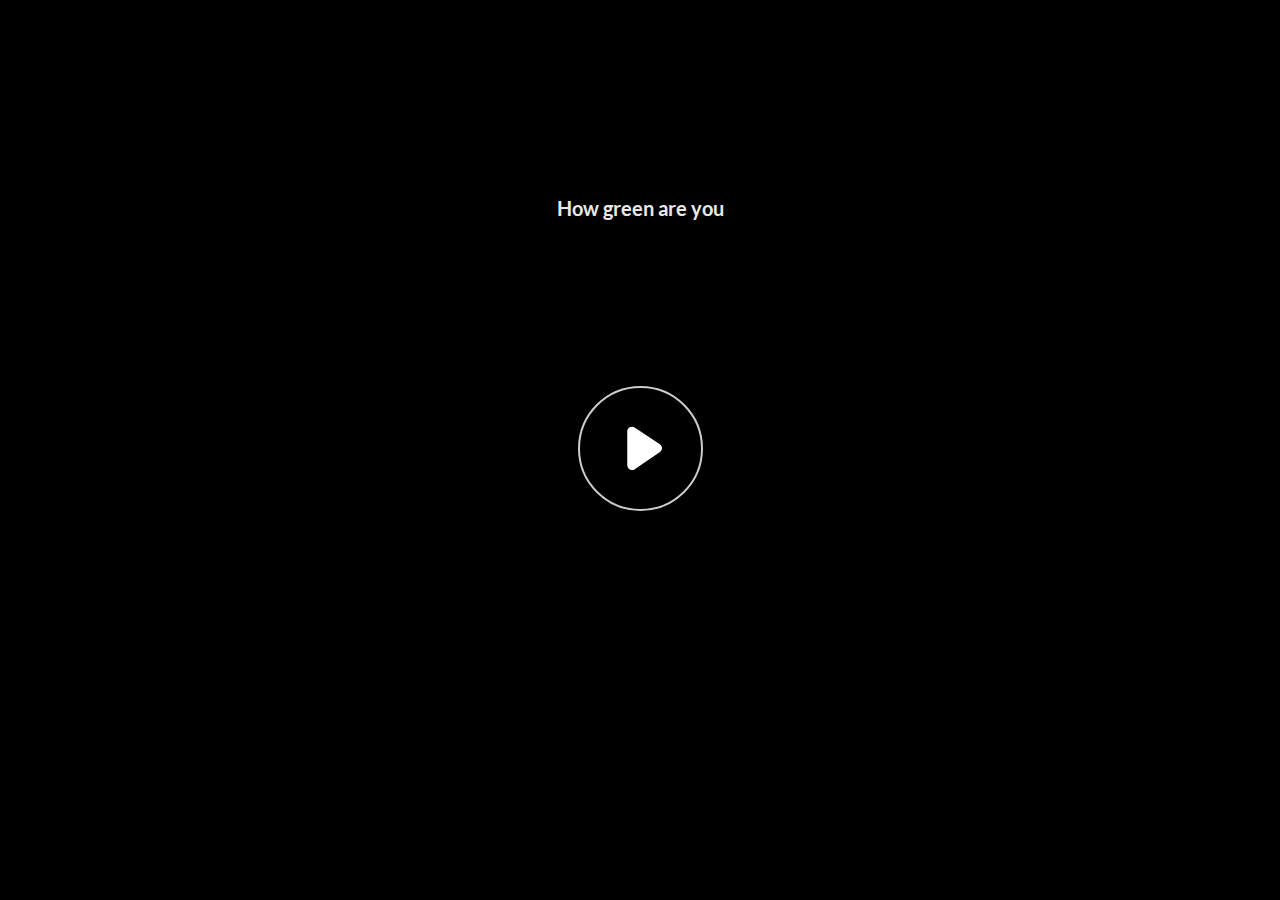
<file: bthvPb6_a0BhlvSZ/index.html>
﻿<!doctype html>
<html lang="en-US">
<head>
  <meta charset="utf-8">
  <!-- Created using Storyline 360 - http://www.articulate.com  -->
  <!-- version: 3.86.32080.0 -->
  <title>How green are you</title>
  <meta http-equiv="x-ua-compatible" content="IE=edge"/>
  <meta name="viewport" content="width=device-width,initial-scale=1,user-scalable=no,shrink-to-fit=no,minimal-ui"/>
  <meta name="apple-mobile-web-app-capable" content="yes"/>
  <style>
    html, body { height: 100%; padding: 0; margin: 0 }
    #app { height: 100%; width: 100%; }
  </style>

  <script>
    window.DS = {};
    window.globals = {
      DATA_PATH_BASE: '',
      HAS_FRAME: true,
      HAS_SLIDE: true,

      lmsPresent: false,
      tinCanPresent: false,
      cmi5Present: false,
      aoSupport: false,
      scale: 'noscale',
      captureRc: false,
      browserSize: 'optimal',
      bgColor: '#FFFFFF',
      features: 'ClosedCaptionsCustomization,DropInBase,DropInInteractions,DropInMisc,DropInVectors,DropInVideo,JsApi,LayerPresentAsDialog,MultipleQuizTracking,UpdatedThemeEditor',
      themeName: 'unified',
      preloaderColor: '#8C8C8C',
      suppressAnalytics: false,
      productChannel: 'stable',
      publishSource: 'storyline',
      aid: 'aid|9dd7ae46-7498-48f2-98d4-e94e052246e6',
      cid: '263d288d-205b-454c-aac7-9f382ffed8af',
      playerVersion: '3.86.32080.0',
      publishTimestamp: '2024-05-10T09:48:11.2868163Z',
      maxIosVideoElements: 10,
      connectionSettings: { message: 'You%20are%20offline.%20Trying%20to%20reconnect...', useDarkTheme: true, mode: 'disabled' },
      hasFeature: function(feature) {
        return this.features.split(',').includes(feature);
      },
      
      parseParams: function(qs) {
        if (window.globals.parsedParams != null) {
          return window.globals.parsedParams;
        }
        qs = (qs || window.location.search.substr(1)).split('+').join(' ');
        var params = {},
            tokens,
            re = /[?&]?([^=]+)=([^&]*)/g;

        while (tokens = re.exec(qs)) {
          params[decodeURIComponent(tokens[1]).trim()] =
            decodeURIComponent(tokens[2]).trim();
        }
        window.globals.parsedParams = params;
        return params;
      }

    };
  </script>
  <script>
    var isIe11 = ('ActiveXObject' in window || window.MSBlobBuilder != null)
      && window.msCrypto != null && !window.ActiveXObject;
    if (isIe11) {
      window.globals.unsupportedBrowser = true;
      document.write(atob('[base64]'));
    }
  </script>

  <script>
    if (window.globals.hasFeature('MultiLanguageSupport')) {
      
      
    }
  </script>

  
  <script>window.THREE = { };</script>
  
<meta name="robots" content="noindex, nofollow"></head>
<body style="background: #FFFFFF" class="cs-HTML theme-unified">
<script src="player-interface.js"></script>
  <script>!function(){var e,i=/iPhone/i,o=/iPod/i,n=/iPad/i,t=/\biOS-universal(?:.+)Mac\b/i,r=/\bAndroid(?:.+)Mobile\b/i,a=/Android/i,d=/(?:SD4930UR|\bSilk(?:.+)Mobile\b)/i,p=/Silk/i,l=/Windows Phone/i,u=/\bWindows(?:.+)ARM\b/i,b=/BlackBerry/i,s=/BB10/i,c=/Opera Mini/i,f=/\b(CriOS|Chrome)(?:.+)Mobile/i,h=/Mobile(?:.+)Firefox\b/i,v=function(e){return void 0!==e&&"MacIntel"===e.platform&&"number"==typeof e.maxTouchPoints&&e.maxTouchPoints>1&&"undefined"==typeof MSStream};e=function(e){var m={userAgent:"",platform:"",maxTouchPoints:0};e||"undefined"==typeof navigator?"string"==typeof e?m.userAgent=e:e&&e.userAgent&&(m={userAgent:e.userAgent,platform:e.platform,maxTouchPoints:e.maxTouchPoints||0}):m={userAgent:navigator.userAgent,platform:navigator.platform,maxTouchPoints:navigator.maxTouchPoints||0};var g=m.userAgent,y=g.split("[FBAN");void 0!==y[1]&&(g=y[0]),void 0!==(y=g.split("Twitter"))[1]&&(g=y[0]);var A=function(e){return function(i){return i.test(e)}}(g),w={apple:{phone:A(i)&&!A(l),ipod:A(o),tablet:!A(i)&&(A(n)||v(m))&&!A(l),universal:A(t),device:(A(i)||A(o)||A(n)||A(t)||v(m))&&!A(l)},amazon:{phone:A(d),tablet:!A(d)&&A(p),device:A(d)||A(p)},android:{phone:!A(l)&&A(d)||!A(l)&&A(r),tablet:!A(l)&&!A(d)&&!A(r)&&(A(p)||A(a)),device:!A(l)&&(A(d)||A(p)||A(r)||A(a))||A(/\bokhttp\b/i)},windows:{phone:A(l),tablet:A(u),device:A(l)||A(u)},other:{blackberry:A(b),blackberry10:A(s),opera:A(c),firefox:A(h),chrome:A(f),device:A(b)||A(s)||A(c)||A(h)||A(f)},any:!1,phone:!1,tablet:!1};return w.any=w.apple.device||w.android.device||w.windows.device||w.other.device,w.phone=w.apple.phone||w.android.phone||w.windows.phone,w.tablet=w.apple.tablet||w.android.tablet||w.windows.tablet,w}(),"object"==typeof exports&&"undefined"!=typeof module?module.exports=e:"function"==typeof define&&define.amd?define((function(){return e})):this.isMobile=e}();
    window.isMobile.apple.tablet = window.isMobile.apple.tablet ||
      (navigator.platform === 'MacIntel' && navigator.maxTouchPoints > 1);
    window.isMobile.apple.device = window.isMobile.apple.device || window.isMobile.apple.tablet;
    window.isMobile.tablet = window.isMobile.tablet || window.isMobile.apple.tablet;
    window.isMobile.any = window.isMobile.any || window.isMobile.apple.tablet;
  </script>

  <div id="focus-sink" tabindex="-1"></div>

  <div id="preso"></div>
  <script>
    (function() {

      var classTypes = [ 'desktop', 'mobile', 'phone', 'tablet' ];

      var addDeviceClasses = function(prefix, testObj) {
        var curr, i;
        for (i = 0; i < classTypes.length; i++) {
          curr = classTypes[i];
          if (testObj[curr]) {
            document.body.classList.add(prefix + curr);
          }
        }
      };

      var params = window.globals.parseParams(),
          isDevicePreview = params.devicepreview === '1',
          isPhoneOverride = params.deviceType === 'phone' || (isDevicePreview && params.phone == '1'),
          isTabletOverride = (params.deviceType === 'tablet' || isDevicePreview) && !isPhoneOverride,
          isMobileOverride = isPhoneOverride || isTabletOverride;

      var deviceView = {
        desktop: !window.isMobile.any && !isMobileOverride,
        mobile: window.isMobile.any || isMobileOverride,
        phone: isPhoneOverride || (window.isMobile.phone && !isTabletOverride),
        tablet: isTabletOverride || window.isMobile.tablet
      };

      window.globals.deviceView = deviceView;
      window.isMobile.desktop = !window.isMobile.any;
      window.isMobile.mobile = window.isMobile.any;

      addDeviceClasses('view-', deviceView);

    })();
  </script>
  
  <script src='story_content/user.js' type=text/javascript></script>
  <div class="slide-loader"></div>

  <script>
    var doc = document, loader = doc.body.querySelector('.slide-loader'); [ 1, 2, 3 ].forEach(function(n) { var d = doc.createElement('div'); d.style.backgroundColor = window.globals.preloaderColor; d.classList.add('mobile-loader-dot'); d.classList.add('dot' + n); loader.appendChild(d); });
  </script>

  <div class="mobile-load-title-overlay" style="display: none">
    <div class="mobile-load-title">How green are you</div>
  </div>

  <div class="mobile-chrome-warning"></div>

  
<style>
  .warn-connection-dialog {
    display: none;
    background: transparent;
    pointer-events: all;
    position: fixed;
    left: 0;
    top: 0;
    width: 100%;
    height: 100%;
    z-index: 999;
  }

  .warn-connection-content {
    pointer-events: all;
    border-radius: 4px;
    background: white;
    border: 1px solid #E7E7E7;
    color: #333333;
    box-shadow: 0 2px 4px rgba(0, 0, 0, 0.25);
    transition: all 150ms ease-out;
    position: absolute;
    white-space: nowrap;
  }

  .view-phone.is-landscape .warn-connection-content {
    left: 23px;
    bottom: 23px;
  }

  .view-tablet.is-landscape .warn-connection-content {
    left: 50%;
    top: 20px;
    transform: translateX(-50%);
  }

  .view-mobile.is-portrait .warn-connection-content {
    transform: translate(-50%, calc(-100% - 15px));
  }

  .warn-connection-content p {
    display: inline-block;
    margin: 0 8px 0 0;
    line-height: 33px;
    font-size: 11px;
  }

  .warn-connection-content svg {
    position: relative;
    vertical-align: middle;
    margin: 0 2px 2px 8px;
  }

  .view-desktop .warn-connection-content {
    left: 1.5em;
    bottom: 1.5em;
  }

  .view-desktop .warn-connection-content p {
    font-size: 1.1em;
  }

  .is-offline .warn-connection-dialog {
    display: block;
  }

  .is-offline .cs-panel * {
    pointer-events: none !important;
  }

  .is-offline .cs-panel {
    pointer-events: all !important;
  }

  .is-offline #nav-controls * {
    pointer-events: none !important;
  }

  .is-offline #nav-controls {
    pointer-events: all !important;
  }
</style>

<div class="warn-connection-dialog" role="alertdialog" aria-modal="true" tabindex="0" aria-labelledby="warn-connection-message">
  <div class="warn-connection-content">
    <svg width="17" height="15" viewBox="0 0 17 15" xmlns="http://www.w3.org/2000/svg">
      <path fill="#8F0000" stroke="white" d="M16.07,12.98 L15.88,12.23 L9.51,1.21 C8.97,0.26,7.6,0.26,7.06,1.21 L0.69,12.23 C0.15,13.16,0.81,14.36,1.91,14.36 H14.65 C15.47,14.36,16.05,13.7,16.07,12.98 Z"/>
      <path fill="white" stroke="white" d="M8.58,5.5 C8.35,5.28,8.5,5.35,8.21,5.32 C8.09,5.35,7.97,5.49,7.96,5.67 C7.97,5.79,7.98,5.92,7.98,6.04 L7.98,6.04 C7.99,6.17,8,6.31,8.01,6.43 L8.01,6.44 C8.03,6.92,8.06,7.41,8.09,7.9 L8.09,7.9 C8.12,8.39,8.14,8.88,8.17,9.37 C8.17,9.39,8.18,9.42,8.2,9.44 C8.23,9.46,8.25,9.47,8.28,9.47 C8.31,9.47,8.34,9.46,8.35,9.44 C8.37,9.43,8.38,9.4,8.39,9.35 L8.39,9.34 C8.39,9.24,8.4,9.15,8.4,9.05 L8.4,9.05 C8.41,8.96,8.41,8.86,8.42,8.75 C8.43,8.44,8.45,8.12,8.47,7.81 L8.47,7.81 C8.49,7.49,8.51,7.18,8.53,6.87 C8.55,6.46,8.56,6.05,8.59,5.64 L8.6,5.62 C8.6,5.57,8.59,5.53,8.58,5.5 L8.21,5.32 Z"/>
      <circle fill="white" stroke="white" cx="8.3" cy="11.35" r="0.3"/>
    </svg>
    <p id="warn-connection-message">You are offline. Trying to reconnect...</p>
  </div>
</div>

<script>
  (function() {
    window.DS.connection = {
      warningShown: false,
      assets: {},
      loadingAssetGroup: false,
      retryDelay: 500
    };

    var connectionSettings = window.globals.connectionSettings || {};

    var useConnectionMessages = window.AbortController != null &&
      window.location.protocol != 'file:' &&
      connectionSettings.mode === 'normal';

    window.DS.connection.useConnectionMessages = useConnectionMessages;

    var assetCount = 0;
    var checkLoadedId;


    if (useConnectionMessages && connectionSettings != null) {
      var contentEl = document.querySelector('.warn-connection-content');
      var messageEl = contentEl.querySelector('p');

      if (connectionSettings.useDarkTheme) {
        contentEl.style.borderColor = '#BABBBA';
        contentEl.style.backgroundColor = '#282828';
        contentEl.style.color = '#FFFFFF';
      }

      if (connectionSettings.message != null) {
        messageEl.textContent = window.decodeURIComponent(connectionSettings.message);
      }
    }

    function checkAssetsReady() {
      for (var i in DS.connection.assets) {
        if (!DS.connection.assets[i].success) {
          return false;
        }
      }
      return true;
    }

    function stopAssetGroup() {
      if (!useConnectionMessages) { return; }

      assetCount = 0;

      DS.connection.oldAssetGroup = DS.connection.assets;
      DS.connection.assets = {};
      DS.connection.loadingAssetGroup = false;
      clearInterval(checkLoadedId);
    }

    function startAssetGroup() {
      if (!useConnectionMessages) { return; }
      var ticks = 0;
      clearInterval(checkLoadedId);
      checkLoadedId = setInterval(function() {
        var loaded = 0;
        if (assetCount === 0 && loaded === 0) {
          clearInterval(checkLoadedId);
          return;
        }

        for (var i in DS.connection.assets) {
          if (DS.connection.assets[i].success) {
            loaded++;
          }
        }

        if (assetCount === loaded && checkAssetsReady()) {
          for (var i in DS.connection.assets) {
            if (DS.connection.assets[i].action) {
              DS.connection.assets[i].action();
            }
          }
          hideWarning();
          stopAssetGroup();
        }
      }, 100)
    }

    function requiredAsset(url, action, retry, type) {
      if (!useConnectionMessages) { return; }
      if (DS.connection.assets[url]) { return; }

      DS.connection.assets[url] = {
        success: false, action: action, retry: retry, type: type
      };
      assetCount = Object.keys(DS.connection.assets).length;
      if (!DS.connection.loadingAssetGroup) {
        startAssetGroup();
      }
      DS.connection.loadingAssetGroup = true;
    }

    function assetLoaded(url) {
      if (!useConnectionMessages) { return; }
      if (DS.connection.assets[url]) {
        DS.connection.assets[url].success = true;
      }
    }

    function assetFailed(url) {
      if (!useConnectionMessages) { return; }
      if (!DS.connection.assets[url]) {
        if (/\.js$/.test(url) && url.indexOf('transcripts') === -1) {
          setTimeout(function() {
            if (DS.connection.lastSlideLoaded != null) {
              DS.connection.lastSlideLoaded();
            }
          }, DS.connection.retryDelay);
        }
        return;
      }
      if (!DS.connection.warningShown) { showWarning(); }
      if (DS.connection.assets[url].retry) {
        setTimeout(function() {
          if (!DS.connection.assets[url].success) {
            DS.connection.assets[url].retry()
          }
        }, DS.connection.retryDelay);
      }
    }

    function hideWarning() {
      document.body.classList.remove('is-offline');
      DS.connection.warningShown = false;
      enableKeys();
    }
    DS.connection.hideWarning = hideWarning

    function showWarning(btn) {
      document.body.classList.add('is-offline')
      DS.connection.warningShown = true;
      updateWarningPosition();
      disableKeys();
    }

    function updateWarningPosition() {
      if (!DS.connection.warningShown) {
        return;
      }

      var isPortrait = document.body.classList.contains('is-portrait');
      var isMobile = document.body.classList.contains('view-mobile');
      var warningEl = document.querySelector('.warn-connection-content');

      if (isPortrait && isMobile) {
        var slide = document.querySelector('.primary-slide');
        var slideRect = slide != null
          ? slide.getBoundingClientRect()
          : { top: window.innerHeight, left: 0, width: window.innerWidth };

        warningEl.style.top = `${slideRect.top}px`
        warningEl.style.left = `${slideRect.left + slideRect.width / 2}px`
      } else {
        warningEl.style.top = null;
        warningEl.style.left = null;
      }

      window.requestAnimationFrame(updateWarningPosition);
    }

    function onDisableKeyDown(e) {
      e.preventDefault();
      e.stopImmediatePropagation();
    }

    function onDisableKeyUp(e) {
      e.preventDefault();
      e.stopImmediatePropagation();
    }

    var accStyle = document.createElement('style');
    var warnDialogEl = document.querySelector('.warn-connection-dialog');

    function disableKeys() {
      if (DS.views && DS.views.nsStack && DS.views.nsStack.length === 1) {
        DS.views.nsStack[0].tabReachable = false
        DS.views.nsStack[0].updateTabIndex(true, true);
      }

      accStyle.innerHTML = '.acc-shadow-dom { display: none; }';
      document.body.appendChild(accStyle);

      warnDialogEl.parentNode.append(warnDialogEl);
      warnDialogEl.focus();
    }

    function enableKeys() {
      accStyle.remove();
      if (DS.views && DS.views.nsStack && DS.views.nsStack.length === 1 && DS.views.nsStack[0].name === '_frame') {
        DS.views.nsStack[0].tabReachable = true;
        DS.views.nsStack[0].updateTabIndex();
      }
    }

    // these will all be noops if the feature flag isn't set in
    // the data and `window.globals.features`
    DS.connection.requiredAsset = requiredAsset;
    DS.connection.assetLoaded = assetLoaded;
    DS.connection.assetFailed = assetFailed;
    DS.connection.stopAssetGroup = stopAssetGroup;
    DS.connection.startAssetGroup = startAssetGroup;
  })();
</script>


  <script>
    
    if (window.autoSpider && window.vInterfaceObject) {
      document.querySelector('.mobile-load-title-overlay').style.display = 'none';
    }
  </script>

  

  <link rel="stylesheet" href="html5/data/css/output.min.css" data-noprefix/>
</body>
<script src="html5/lib/scripts/bootstrapper.min.js"></script>
</html>
</file>
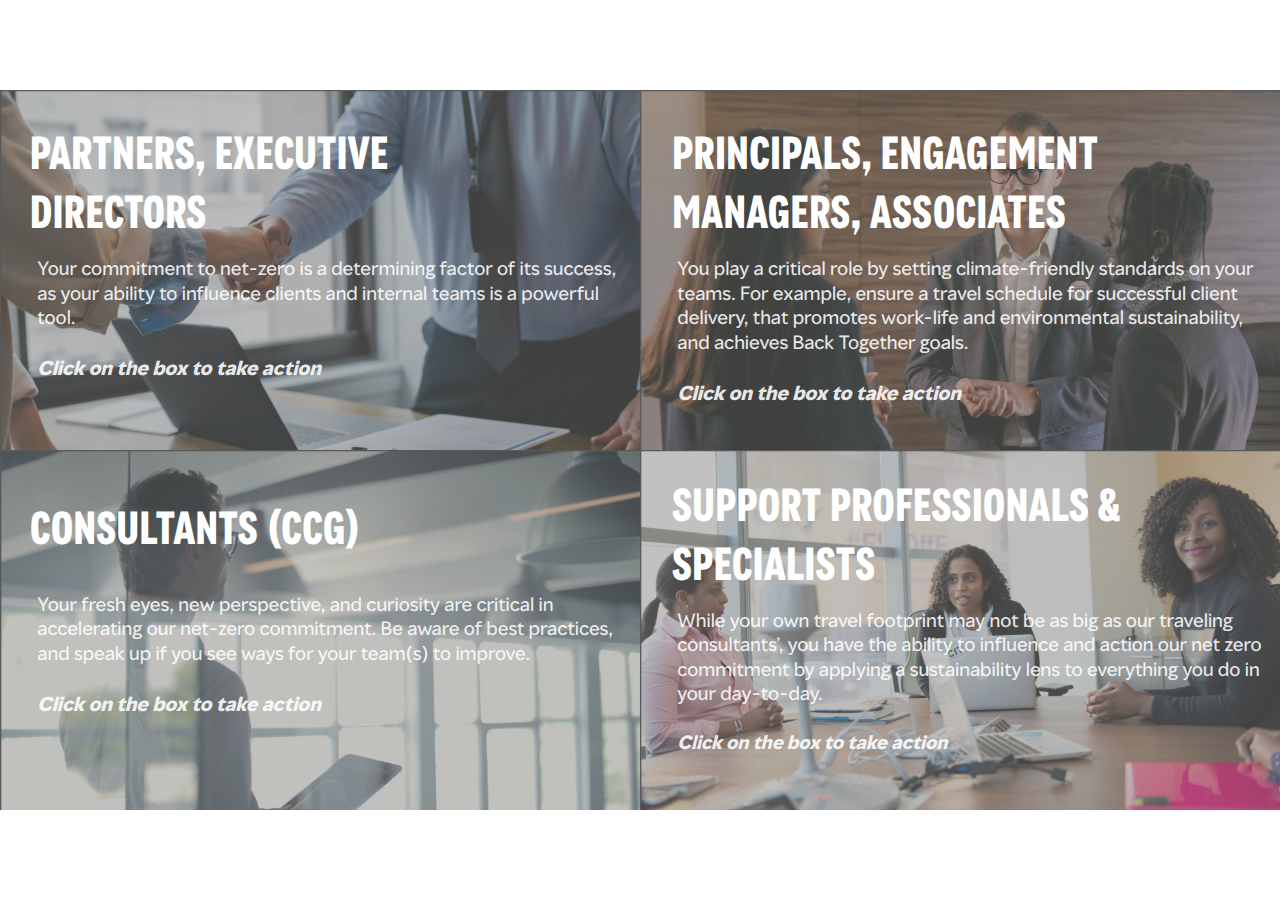
<file: cmT1Eyl129SBhm40/index.html>
﻿<!doctype html>
<html lang="en-US">
<head>
  <meta charset="utf-8">
  <!-- Created using Storyline 360 - http://www.articulate.com  -->
  <!-- version: 3.86.32080.0 -->
  <title>How to be</title>
  <meta http-equiv="x-ua-compatible" content="IE=edge"/>
  <meta name="viewport" content="width=device-width,initial-scale=1,user-scalable=no,shrink-to-fit=no,minimal-ui"/>
  <meta name="apple-mobile-web-app-capable" content="yes"/>
  <style>
    html, body { height: 100%; padding: 0; margin: 0 }
    #app { height: 100%; width: 100%; }
  </style>

  <script>
    window.DS = {};
    window.globals = {
      DATA_PATH_BASE: '',
      HAS_FRAME: true,
      HAS_SLIDE: true,

      lmsPresent: false,
      tinCanPresent: false,
      cmi5Present: false,
      aoSupport: false,
      scale: 'noscale',
      captureRc: false,
      browserSize: 'optimal',
      bgColor: '#FFFFFF',
      features: 'ClosedCaptionsCustomization,DropInBase,DropInInteractions,DropInMisc,DropInVectors,DropInVideo,JsApi,LayerPresentAsDialog,MultipleQuizTracking,UpdatedThemeEditor',
      themeName: 'unified',
      preloaderColor: '#8C8C8C',
      suppressAnalytics: false,
      productChannel: 'stable',
      publishSource: 'storyline',
      aid: 'aid|9dd7ae46-7498-48f2-98d4-e94e052246e6',
      cid: '8aaa2bc2-a1b2-4e8f-9f89-d663d4cb394c',
      playerVersion: '3.86.32080.0',
      publishTimestamp: '2024-11-26T11:30:50.5470247Z',
      maxIosVideoElements: 10,
      connectionSettings: { message: 'You%20are%20offline.%20Trying%20to%20reconnect...', useDarkTheme: true, mode: 'disabled' },
      hasFeature: function(feature) {
        return this.features.split(',').includes(feature);
      },
      
      parseParams: function(qs) {
        if (window.globals.parsedParams != null) {
          return window.globals.parsedParams;
        }
        qs = (qs || window.location.search.substr(1)).split('+').join(' ');
        var params = {},
            tokens,
            re = /[?&]?([^=]+)=([^&]*)/g;

        while (tokens = re.exec(qs)) {
          params[decodeURIComponent(tokens[1]).trim()] =
            decodeURIComponent(tokens[2]).trim();
        }
        window.globals.parsedParams = params;
        return params;
      }

    };
  </script>
  <script>
    var isIe11 = ('ActiveXObject' in window || window.MSBlobBuilder != null)
      && window.msCrypto != null && !window.ActiveXObject;
    if (isIe11) {
      window.globals.unsupportedBrowser = true;
      document.write(atob('[base64]'));
    }
  </script>

  <script>
    if (window.globals.hasFeature('MultiLanguageSupport')) {
      
      
    }
  </script>

  
  <script>window.THREE = { };</script>
  
<meta name="robots" content="noindex, nofollow"></head>
<body style="background: #FFFFFF" class="cs-HTML theme-unified">
<script src="player-interface.js"></script>
  <script>!function(){var e,i=/iPhone/i,o=/iPod/i,n=/iPad/i,t=/\biOS-universal(?:.+)Mac\b/i,r=/\bAndroid(?:.+)Mobile\b/i,a=/Android/i,d=/(?:SD4930UR|\bSilk(?:.+)Mobile\b)/i,p=/Silk/i,l=/Windows Phone/i,u=/\bWindows(?:.+)ARM\b/i,b=/BlackBerry/i,s=/BB10/i,c=/Opera Mini/i,f=/\b(CriOS|Chrome)(?:.+)Mobile/i,h=/Mobile(?:.+)Firefox\b/i,v=function(e){return void 0!==e&&"MacIntel"===e.platform&&"number"==typeof e.maxTouchPoints&&e.maxTouchPoints>1&&"undefined"==typeof MSStream};e=function(e){var m={userAgent:"",platform:"",maxTouchPoints:0};e||"undefined"==typeof navigator?"string"==typeof e?m.userAgent=e:e&&e.userAgent&&(m={userAgent:e.userAgent,platform:e.platform,maxTouchPoints:e.maxTouchPoints||0}):m={userAgent:navigator.userAgent,platform:navigator.platform,maxTouchPoints:navigator.maxTouchPoints||0};var g=m.userAgent,y=g.split("[FBAN");void 0!==y[1]&&(g=y[0]),void 0!==(y=g.split("Twitter"))[1]&&(g=y[0]);var A=function(e){return function(i){return i.test(e)}}(g),w={apple:{phone:A(i)&&!A(l),ipod:A(o),tablet:!A(i)&&(A(n)||v(m))&&!A(l),universal:A(t),device:(A(i)||A(o)||A(n)||A(t)||v(m))&&!A(l)},amazon:{phone:A(d),tablet:!A(d)&&A(p),device:A(d)||A(p)},android:{phone:!A(l)&&A(d)||!A(l)&&A(r),tablet:!A(l)&&!A(d)&&!A(r)&&(A(p)||A(a)),device:!A(l)&&(A(d)||A(p)||A(r)||A(a))||A(/\bokhttp\b/i)},windows:{phone:A(l),tablet:A(u),device:A(l)||A(u)},other:{blackberry:A(b),blackberry10:A(s),opera:A(c),firefox:A(h),chrome:A(f),device:A(b)||A(s)||A(c)||A(h)||A(f)},any:!1,phone:!1,tablet:!1};return w.any=w.apple.device||w.android.device||w.windows.device||w.other.device,w.phone=w.apple.phone||w.android.phone||w.windows.phone,w.tablet=w.apple.tablet||w.android.tablet||w.windows.tablet,w}(),"object"==typeof exports&&"undefined"!=typeof module?module.exports=e:"function"==typeof define&&define.amd?define((function(){return e})):this.isMobile=e}();
    window.isMobile.apple.tablet = window.isMobile.apple.tablet ||
      (navigator.platform === 'MacIntel' && navigator.maxTouchPoints > 1);
    window.isMobile.apple.device = window.isMobile.apple.device || window.isMobile.apple.tablet;
    window.isMobile.tablet = window.isMobile.tablet || window.isMobile.apple.tablet;
    window.isMobile.any = window.isMobile.any || window.isMobile.apple.tablet;
  </script>

  <div id="focus-sink" tabindex="-1"></div>

  <div id="preso"></div>
  <script>
    (function() {

      var classTypes = [ 'desktop', 'mobile', 'phone', 'tablet' ];

      var addDeviceClasses = function(prefix, testObj) {
        var curr, i;
        for (i = 0; i < classTypes.length; i++) {
          curr = classTypes[i];
          if (testObj[curr]) {
            document.body.classList.add(prefix + curr);
          }
        }
      };

      var params = window.globals.parseParams(),
          isDevicePreview = params.devicepreview === '1',
          isPhoneOverride = params.deviceType === 'phone' || (isDevicePreview && params.phone == '1'),
          isTabletOverride = (params.deviceType === 'tablet' || isDevicePreview) && !isPhoneOverride,
          isMobileOverride = isPhoneOverride || isTabletOverride;

      var deviceView = {
        desktop: !window.isMobile.any && !isMobileOverride,
        mobile: window.isMobile.any || isMobileOverride,
        phone: isPhoneOverride || (window.isMobile.phone && !isTabletOverride),
        tablet: isTabletOverride || window.isMobile.tablet
      };

      window.globals.deviceView = deviceView;
      window.isMobile.desktop = !window.isMobile.any;
      window.isMobile.mobile = window.isMobile.any;

      addDeviceClasses('view-', deviceView);

    })();
  </script>
  
  <script src='story_content/user.js' type=text/javascript></script>
  <div class="slide-loader"></div>

  <script>
    var doc = document, loader = doc.body.querySelector('.slide-loader'); [ 1, 2, 3 ].forEach(function(n) { var d = doc.createElement('div'); d.style.backgroundColor = window.globals.preloaderColor; d.classList.add('mobile-loader-dot'); d.classList.add('dot' + n); loader.appendChild(d); });
  </script>

  <div class="mobile-load-title-overlay" style="display: none">
    <div class="mobile-load-title">How to be</div>
  </div>

  <div class="mobile-chrome-warning"></div>

  
<style>
  .warn-connection-dialog {
    display: none;
    background: transparent;
    pointer-events: all;
    position: fixed;
    left: 0;
    top: 0;
    width: 100%;
    height: 100%;
    z-index: 999;
  }

  .warn-connection-content {
    pointer-events: all;
    border-radius: 4px;
    background: white;
    border: 1px solid #E7E7E7;
    color: #333333;
    box-shadow: 0 2px 4px rgba(0, 0, 0, 0.25);
    transition: all 150ms ease-out;
    position: absolute;
    white-space: nowrap;
  }

  .view-phone.is-landscape .warn-connection-content {
    left: 23px;
    bottom: 23px;
  }

  .view-tablet.is-landscape .warn-connection-content {
    left: 50%;
    top: 20px;
    transform: translateX(-50%);
  }

  .view-mobile.is-portrait .warn-connection-content {
    transform: translate(-50%, calc(-100% - 15px));
  }

  .warn-connection-content p {
    display: inline-block;
    margin: 0 8px 0 0;
    line-height: 33px;
    font-size: 11px;
  }

  .warn-connection-content svg {
    position: relative;
    vertical-align: middle;
    margin: 0 2px 2px 8px;
  }

  .view-desktop .warn-connection-content {
    left: 1.5em;
    bottom: 1.5em;
  }

  .view-desktop .warn-connection-content p {
    font-size: 1.1em;
  }

  .is-offline .warn-connection-dialog {
    display: block;
  }

  .is-offline .cs-panel * {
    pointer-events: none !important;
  }

  .is-offline .cs-panel {
    pointer-events: all !important;
  }

  .is-offline #nav-controls * {
    pointer-events: none !important;
  }

  .is-offline #nav-controls {
    pointer-events: all !important;
  }
</style>

<div class="warn-connection-dialog" role="alertdialog" aria-modal="true" tabindex="0" aria-labelledby="warn-connection-message">
  <div class="warn-connection-content">
    <svg width="17" height="15" viewBox="0 0 17 15" xmlns="http://www.w3.org/2000/svg">
      <path fill="#8F0000" stroke="white" d="M16.07,12.98 L15.88,12.23 L9.51,1.21 C8.97,0.26,7.6,0.26,7.06,1.21 L0.69,12.23 C0.15,13.16,0.81,14.36,1.91,14.36 H14.65 C15.47,14.36,16.05,13.7,16.07,12.98 Z"/>
      <path fill="white" stroke="white" d="M8.58,5.5 C8.35,5.28,8.5,5.35,8.21,5.32 C8.09,5.35,7.97,5.49,7.96,5.67 C7.97,5.79,7.98,5.92,7.98,6.04 L7.98,6.04 C7.99,6.17,8,6.31,8.01,6.43 L8.01,6.44 C8.03,6.92,8.06,7.41,8.09,7.9 L8.09,7.9 C8.12,8.39,8.14,8.88,8.17,9.37 C8.17,9.39,8.18,9.42,8.2,9.44 C8.23,9.46,8.25,9.47,8.28,9.47 C8.31,9.47,8.34,9.46,8.35,9.44 C8.37,9.43,8.38,9.4,8.39,9.35 L8.39,9.34 C8.39,9.24,8.4,9.15,8.4,9.05 L8.4,9.05 C8.41,8.96,8.41,8.86,8.42,8.75 C8.43,8.44,8.45,8.12,8.47,7.81 L8.47,7.81 C8.49,7.49,8.51,7.18,8.53,6.87 C8.55,6.46,8.56,6.05,8.59,5.64 L8.6,5.62 C8.6,5.57,8.59,5.53,8.58,5.5 L8.21,5.32 Z"/>
      <circle fill="white" stroke="white" cx="8.3" cy="11.35" r="0.3"/>
    </svg>
    <p id="warn-connection-message">You are offline. Trying to reconnect...</p>
  </div>
</div>

<script>
  (function() {
    window.DS.connection = {
      warningShown: false,
      assets: {},
      loadingAssetGroup: false,
      retryDelay: 500
    };

    var connectionSettings = window.globals.connectionSettings || {};

    var useConnectionMessages = window.AbortController != null &&
      window.location.protocol != 'file:' &&
      connectionSettings.mode === 'normal';

    window.DS.connection.useConnectionMessages = useConnectionMessages;

    var assetCount = 0;
    var checkLoadedId;


    if (useConnectionMessages && connectionSettings != null) {
      var contentEl = document.querySelector('.warn-connection-content');
      var messageEl = contentEl.querySelector('p');

      if (connectionSettings.useDarkTheme) {
        contentEl.style.borderColor = '#BABBBA';
        contentEl.style.backgroundColor = '#282828';
        contentEl.style.color = '#FFFFFF';
      }

      if (connectionSettings.message != null) {
        messageEl.textContent = window.decodeURIComponent(connectionSettings.message);
      }
    }

    function checkAssetsReady() {
      for (var i in DS.connection.assets) {
        if (!DS.connection.assets[i].success) {
          return false;
        }
      }
      return true;
    }

    function stopAssetGroup() {
      if (!useConnectionMessages) { return; }

      assetCount = 0;

      DS.connection.oldAssetGroup = DS.connection.assets;
      DS.connection.assets = {};
      DS.connection.loadingAssetGroup = false;
      clearInterval(checkLoadedId);
    }

    function startAssetGroup() {
      if (!useConnectionMessages) { return; }
      var ticks = 0;
      clearInterval(checkLoadedId);
      checkLoadedId = setInterval(function() {
        var loaded = 0;
        if (assetCount === 0 && loaded === 0) {
          clearInterval(checkLoadedId);
          return;
        }

        for (var i in DS.connection.assets) {
          if (DS.connection.assets[i].success) {
            loaded++;
          }
        }

        if (assetCount === loaded && checkAssetsReady()) {
          for (var i in DS.connection.assets) {
            if (DS.connection.assets[i].action) {
              DS.connection.assets[i].action();
            }
          }
          hideWarning();
          stopAssetGroup();
        }
      }, 100)
    }

    function requiredAsset(url, action, retry, type) {
      if (!useConnectionMessages) { return; }
      if (DS.connection.assets[url]) { return; }

      DS.connection.assets[url] = {
        success: false, action: action, retry: retry, type: type
      };
      assetCount = Object.keys(DS.connection.assets).length;
      if (!DS.connection.loadingAssetGroup) {
        startAssetGroup();
      }
      DS.connection.loadingAssetGroup = true;
    }

    function assetLoaded(url) {
      if (!useConnectionMessages) { return; }
      if (DS.connection.assets[url]) {
        DS.connection.assets[url].success = true;
      }
    }

    function assetFailed(url) {
      if (!useConnectionMessages) { return; }
      if (!DS.connection.assets[url]) {
        if (/\.js$/.test(url) && url.indexOf('transcripts') === -1) {
          setTimeout(function() {
            if (DS.connection.lastSlideLoaded != null) {
              DS.connection.lastSlideLoaded();
            }
          }, DS.connection.retryDelay);
        }
        return;
      }
      if (!DS.connection.warningShown) { showWarning(); }
      if (DS.connection.assets[url].retry) {
        setTimeout(function() {
          if (!DS.connection.assets[url].success) {
            DS.connection.assets[url].retry()
          }
        }, DS.connection.retryDelay);
      }
    }

    function hideWarning() {
      document.body.classList.remove('is-offline');
      DS.connection.warningShown = false;
      enableKeys();
    }
    DS.connection.hideWarning = hideWarning

    function showWarning(btn) {
      document.body.classList.add('is-offline')
      DS.connection.warningShown = true;
      updateWarningPosition();
      disableKeys();
    }

    function updateWarningPosition() {
      if (!DS.connection.warningShown) {
        return;
      }

      var isPortrait = document.body.classList.contains('is-portrait');
      var isMobile = document.body.classList.contains('view-mobile');
      var warningEl = document.querySelector('.warn-connection-content');

      if (isPortrait && isMobile) {
        var slide = document.querySelector('.primary-slide');
        var slideRect = slide != null
          ? slide.getBoundingClientRect()
          : { top: window.innerHeight, left: 0, width: window.innerWidth };

        warningEl.style.top = `${slideRect.top}px`
        warningEl.style.left = `${slideRect.left + slideRect.width / 2}px`
      } else {
        warningEl.style.top = null;
        warningEl.style.left = null;
      }

      window.requestAnimationFrame(updateWarningPosition);
    }

    function onDisableKeyDown(e) {
      e.preventDefault();
      e.stopImmediatePropagation();
    }

    function onDisableKeyUp(e) {
      e.preventDefault();
      e.stopImmediatePropagation();
    }

    var accStyle = document.createElement('style');
    var warnDialogEl = document.querySelector('.warn-connection-dialog');

    function disableKeys() {
      if (DS.views && DS.views.nsStack && DS.views.nsStack.length === 1) {
        DS.views.nsStack[0].tabReachable = false
        DS.views.nsStack[0].updateTabIndex(true, true);
      }

      accStyle.innerHTML = '.acc-shadow-dom { display: none; }';
      document.body.appendChild(accStyle);

      warnDialogEl.parentNode.append(warnDialogEl);
      warnDialogEl.focus();
    }

    function enableKeys() {
      accStyle.remove();
      if (DS.views && DS.views.nsStack && DS.views.nsStack.length === 1 && DS.views.nsStack[0].name === '_frame') {
        DS.views.nsStack[0].tabReachable = true;
        DS.views.nsStack[0].updateTabIndex();
      }
    }

    // these will all be noops if the feature flag isn't set in
    // the data and `window.globals.features`
    DS.connection.requiredAsset = requiredAsset;
    DS.connection.assetLoaded = assetLoaded;
    DS.connection.assetFailed = assetFailed;
    DS.connection.stopAssetGroup = stopAssetGroup;
    DS.connection.startAssetGroup = startAssetGroup;
  })();
</script>


  <script>
    
    if (window.autoSpider && window.vInterfaceObject) {
      document.querySelector('.mobile-load-title-overlay').style.display = 'none';
    }
  </script>

  

  <link rel="stylesheet" href="html5/data/css/output.min.css" data-noprefix/>
</body>
<script src="html5/lib/scripts/bootstrapper.min.js"></script>
</html>
</file>
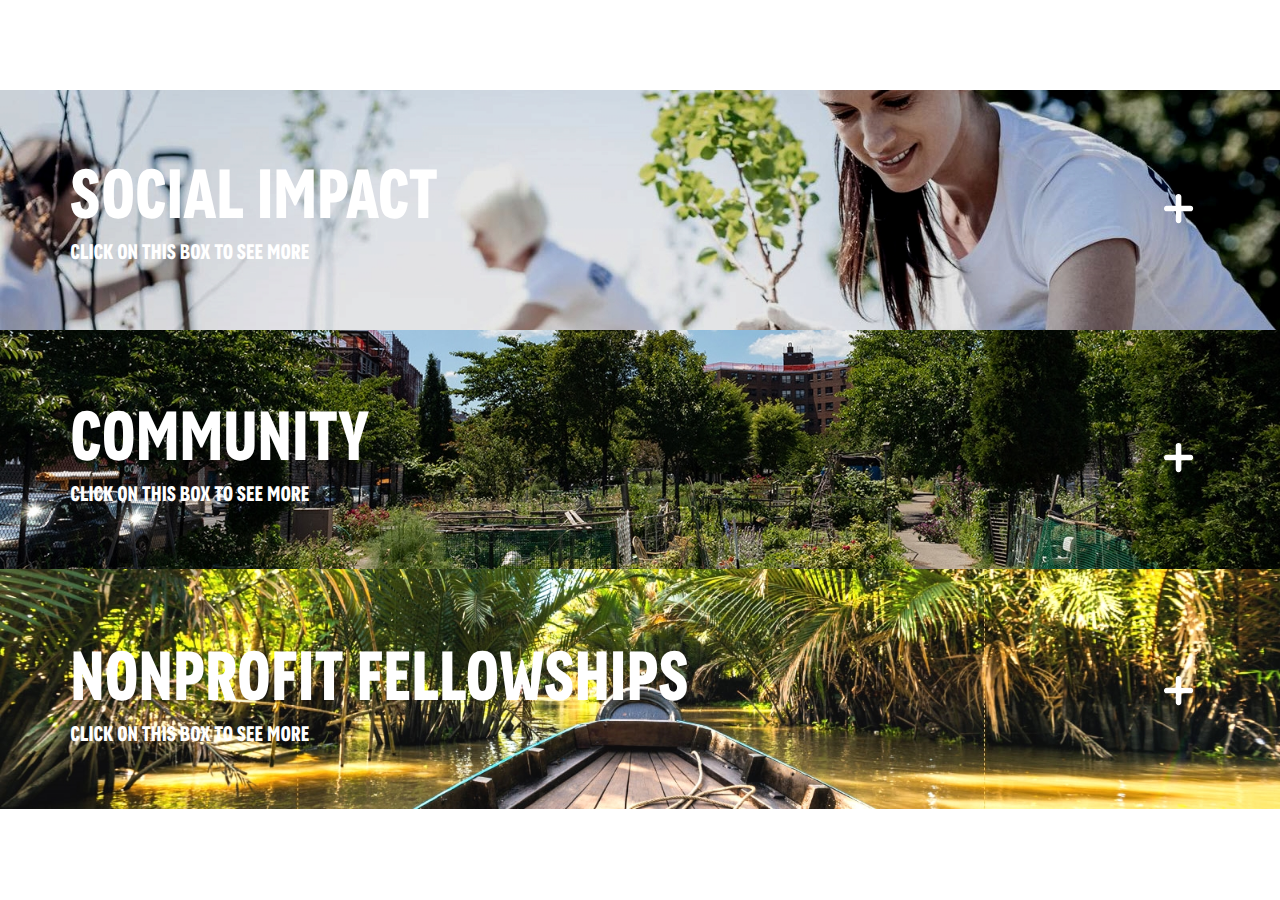
<file: RQItoBiBn2oGMRs9/index.html>
﻿<!doctype html>
<html lang="en-US">
<head>
  <meta charset="utf-8">
  <!-- Created using Storyline 360 - http://www.articulate.com  -->
  <!-- version: 3.86.32080.0 -->
  <title>Untitled1</title>
  <meta http-equiv="x-ua-compatible" content="IE=edge"/>
  <meta name="viewport" content="width=device-width,initial-scale=1,user-scalable=no,shrink-to-fit=no,minimal-ui"/>
  <meta name="apple-mobile-web-app-capable" content="yes"/>
  <style>
    html, body { height: 100%; padding: 0; margin: 0 }
    #app { height: 100%; width: 100%; }
  </style>

  <script>
    window.DS = {};
    window.globals = {
      DATA_PATH_BASE: '',
      HAS_FRAME: true,
      HAS_SLIDE: true,

      lmsPresent: false,
      tinCanPresent: false,
      cmi5Present: false,
      aoSupport: false,
      scale: 'noscale',
      captureRc: false,
      browserSize: 'optimal',
      bgColor: '#FFFFFF',
      features: 'ClosedCaptionsCustomization,DropInBase,DropInInteractions,DropInMisc,DropInVectors,DropInVideo,JsApi,LayerPresentAsDialog,MultipleQuizTracking,UpdatedThemeEditor',
      themeName: 'unified',
      preloaderColor: '#8C8C8C',
      suppressAnalytics: false,
      productChannel: 'stable',
      publishSource: 'storyline',
      aid: 'aid|9dd7ae46-7498-48f2-98d4-e94e052246e6',
      cid: '52ccbb22-4813-4392-ab99-e43f35c228c9',
      playerVersion: '3.86.32080.0',
      publishTimestamp: '2024-11-26T11:20:49.6804226Z',
      maxIosVideoElements: 10,
      connectionSettings: { message: 'You%20are%20offline.%20Trying%20to%20reconnect...', useDarkTheme: true, mode: 'disabled' },
      hasFeature: function(feature) {
        return this.features.split(',').includes(feature);
      },
      
      parseParams: function(qs) {
        if (window.globals.parsedParams != null) {
          return window.globals.parsedParams;
        }
        qs = (qs || window.location.search.substr(1)).split('+').join(' ');
        var params = {},
            tokens,
            re = /[?&]?([^=]+)=([^&]*)/g;

        while (tokens = re.exec(qs)) {
          params[decodeURIComponent(tokens[1]).trim()] =
            decodeURIComponent(tokens[2]).trim();
        }
        window.globals.parsedParams = params;
        return params;
      }

    };
  </script>
  <script>
    var isIe11 = ('ActiveXObject' in window || window.MSBlobBuilder != null)
      && window.msCrypto != null && !window.ActiveXObject;
    if (isIe11) {
      window.globals.unsupportedBrowser = true;
      document.write(atob('[base64]'));
    }
  </script>

  <script>
    if (window.globals.hasFeature('MultiLanguageSupport')) {
      
      
    }
  </script>

  
  <script>window.THREE = { };</script>
  
<meta name="robots" content="noindex, nofollow"></head>
<body style="background: #FFFFFF" class="cs-HTML theme-unified">
<script src="player-interface.js"></script>
  <script>!function(){var e,i=/iPhone/i,o=/iPod/i,n=/iPad/i,t=/\biOS-universal(?:.+)Mac\b/i,r=/\bAndroid(?:.+)Mobile\b/i,a=/Android/i,d=/(?:SD4930UR|\bSilk(?:.+)Mobile\b)/i,p=/Silk/i,l=/Windows Phone/i,u=/\bWindows(?:.+)ARM\b/i,b=/BlackBerry/i,s=/BB10/i,c=/Opera Mini/i,f=/\b(CriOS|Chrome)(?:.+)Mobile/i,h=/Mobile(?:.+)Firefox\b/i,v=function(e){return void 0!==e&&"MacIntel"===e.platform&&"number"==typeof e.maxTouchPoints&&e.maxTouchPoints>1&&"undefined"==typeof MSStream};e=function(e){var m={userAgent:"",platform:"",maxTouchPoints:0};e||"undefined"==typeof navigator?"string"==typeof e?m.userAgent=e:e&&e.userAgent&&(m={userAgent:e.userAgent,platform:e.platform,maxTouchPoints:e.maxTouchPoints||0}):m={userAgent:navigator.userAgent,platform:navigator.platform,maxTouchPoints:navigator.maxTouchPoints||0};var g=m.userAgent,y=g.split("[FBAN");void 0!==y[1]&&(g=y[0]),void 0!==(y=g.split("Twitter"))[1]&&(g=y[0]);var A=function(e){return function(i){return i.test(e)}}(g),w={apple:{phone:A(i)&&!A(l),ipod:A(o),tablet:!A(i)&&(A(n)||v(m))&&!A(l),universal:A(t),device:(A(i)||A(o)||A(n)||A(t)||v(m))&&!A(l)},amazon:{phone:A(d),tablet:!A(d)&&A(p),device:A(d)||A(p)},android:{phone:!A(l)&&A(d)||!A(l)&&A(r),tablet:!A(l)&&!A(d)&&!A(r)&&(A(p)||A(a)),device:!A(l)&&(A(d)||A(p)||A(r)||A(a))||A(/\bokhttp\b/i)},windows:{phone:A(l),tablet:A(u),device:A(l)||A(u)},other:{blackberry:A(b),blackberry10:A(s),opera:A(c),firefox:A(h),chrome:A(f),device:A(b)||A(s)||A(c)||A(h)||A(f)},any:!1,phone:!1,tablet:!1};return w.any=w.apple.device||w.android.device||w.windows.device||w.other.device,w.phone=w.apple.phone||w.android.phone||w.windows.phone,w.tablet=w.apple.tablet||w.android.tablet||w.windows.tablet,w}(),"object"==typeof exports&&"undefined"!=typeof module?module.exports=e:"function"==typeof define&&define.amd?define((function(){return e})):this.isMobile=e}();
    window.isMobile.apple.tablet = window.isMobile.apple.tablet ||
      (navigator.platform === 'MacIntel' && navigator.maxTouchPoints > 1);
    window.isMobile.apple.device = window.isMobile.apple.device || window.isMobile.apple.tablet;
    window.isMobile.tablet = window.isMobile.tablet || window.isMobile.apple.tablet;
    window.isMobile.any = window.isMobile.any || window.isMobile.apple.tablet;
  </script>

  <div id="focus-sink" tabindex="-1"></div>

  <div id="preso"></div>
  <script>
    (function() {

      var classTypes = [ 'desktop', 'mobile', 'phone', 'tablet' ];

      var addDeviceClasses = function(prefix, testObj) {
        var curr, i;
        for (i = 0; i < classTypes.length; i++) {
          curr = classTypes[i];
          if (testObj[curr]) {
            document.body.classList.add(prefix + curr);
          }
        }
      };

      var params = window.globals.parseParams(),
          isDevicePreview = params.devicepreview === '1',
          isPhoneOverride = params.deviceType === 'phone' || (isDevicePreview && params.phone == '1'),
          isTabletOverride = (params.deviceType === 'tablet' || isDevicePreview) && !isPhoneOverride,
          isMobileOverride = isPhoneOverride || isTabletOverride;

      var deviceView = {
        desktop: !window.isMobile.any && !isMobileOverride,
        mobile: window.isMobile.any || isMobileOverride,
        phone: isPhoneOverride || (window.isMobile.phone && !isTabletOverride),
        tablet: isTabletOverride || window.isMobile.tablet
      };

      window.globals.deviceView = deviceView;
      window.isMobile.desktop = !window.isMobile.any;
      window.isMobile.mobile = window.isMobile.any;

      addDeviceClasses('view-', deviceView);

    })();
  </script>
  
  <script src='story_content/user.js' type=text/javascript></script>
  <div class="slide-loader"></div>

  <script>
    var doc = document, loader = doc.body.querySelector('.slide-loader'); [ 1, 2, 3 ].forEach(function(n) { var d = doc.createElement('div'); d.style.backgroundColor = window.globals.preloaderColor; d.classList.add('mobile-loader-dot'); d.classList.add('dot' + n); loader.appendChild(d); });
  </script>

  <div class="mobile-load-title-overlay" style="display: none">
    <div class="mobile-load-title">Untitled1</div>
  </div>

  <div class="mobile-chrome-warning"></div>

  
<style>
  .warn-connection-dialog {
    display: none;
    background: transparent;
    pointer-events: all;
    position: fixed;
    left: 0;
    top: 0;
    width: 100%;
    height: 100%;
    z-index: 999;
  }

  .warn-connection-content {
    pointer-events: all;
    border-radius: 4px;
    background: white;
    border: 1px solid #E7E7E7;
    color: #333333;
    box-shadow: 0 2px 4px rgba(0, 0, 0, 0.25);
    transition: all 150ms ease-out;
    position: absolute;
    white-space: nowrap;
  }

  .view-phone.is-landscape .warn-connection-content {
    left: 23px;
    bottom: 23px;
  }

  .view-tablet.is-landscape .warn-connection-content {
    left: 50%;
    top: 20px;
    transform: translateX(-50%);
  }

  .view-mobile.is-portrait .warn-connection-content {
    transform: translate(-50%, calc(-100% - 15px));
  }

  .warn-connection-content p {
    display: inline-block;
    margin: 0 8px 0 0;
    line-height: 33px;
    font-size: 11px;
  }

  .warn-connection-content svg {
    position: relative;
    vertical-align: middle;
    margin: 0 2px 2px 8px;
  }

  .view-desktop .warn-connection-content {
    left: 1.5em;
    bottom: 1.5em;
  }

  .view-desktop .warn-connection-content p {
    font-size: 1.1em;
  }

  .is-offline .warn-connection-dialog {
    display: block;
  }

  .is-offline .cs-panel * {
    pointer-events: none !important;
  }

  .is-offline .cs-panel {
    pointer-events: all !important;
  }

  .is-offline #nav-controls * {
    pointer-events: none !important;
  }

  .is-offline #nav-controls {
    pointer-events: all !important;
  }
</style>

<div class="warn-connection-dialog" role="alertdialog" aria-modal="true" tabindex="0" aria-labelledby="warn-connection-message">
  <div class="warn-connection-content">
    <svg width="17" height="15" viewBox="0 0 17 15" xmlns="http://www.w3.org/2000/svg">
      <path fill="#8F0000" stroke="white" d="M16.07,12.98 L15.88,12.23 L9.51,1.21 C8.97,0.26,7.6,0.26,7.06,1.21 L0.69,12.23 C0.15,13.16,0.81,14.36,1.91,14.36 H14.65 C15.47,14.36,16.05,13.7,16.07,12.98 Z"/>
      <path fill="white" stroke="white" d="M8.58,5.5 C8.35,5.28,8.5,5.35,8.21,5.32 C8.09,5.35,7.97,5.49,7.96,5.67 C7.97,5.79,7.98,5.92,7.98,6.04 L7.98,6.04 C7.99,6.17,8,6.31,8.01,6.43 L8.01,6.44 C8.03,6.92,8.06,7.41,8.09,7.9 L8.09,7.9 C8.12,8.39,8.14,8.88,8.17,9.37 C8.17,9.39,8.18,9.42,8.2,9.44 C8.23,9.46,8.25,9.47,8.28,9.47 C8.31,9.47,8.34,9.46,8.35,9.44 C8.37,9.43,8.38,9.4,8.39,9.35 L8.39,9.34 C8.39,9.24,8.4,9.15,8.4,9.05 L8.4,9.05 C8.41,8.96,8.41,8.86,8.42,8.75 C8.43,8.44,8.45,8.12,8.47,7.81 L8.47,7.81 C8.49,7.49,8.51,7.18,8.53,6.87 C8.55,6.46,8.56,6.05,8.59,5.64 L8.6,5.62 C8.6,5.57,8.59,5.53,8.58,5.5 L8.21,5.32 Z"/>
      <circle fill="white" stroke="white" cx="8.3" cy="11.35" r="0.3"/>
    </svg>
    <p id="warn-connection-message">You are offline. Trying to reconnect...</p>
  </div>
</div>

<script>
  (function() {
    window.DS.connection = {
      warningShown: false,
      assets: {},
      loadingAssetGroup: false,
      retryDelay: 500
    };

    var connectionSettings = window.globals.connectionSettings || {};

    var useConnectionMessages = window.AbortController != null &&
      window.location.protocol != 'file:' &&
      connectionSettings.mode === 'normal';

    window.DS.connection.useConnectionMessages = useConnectionMessages;

    var assetCount = 0;
    var checkLoadedId;


    if (useConnectionMessages && connectionSettings != null) {
      var contentEl = document.querySelector('.warn-connection-content');
      var messageEl = contentEl.querySelector('p');

      if (connectionSettings.useDarkTheme) {
        contentEl.style.borderColor = '#BABBBA';
        contentEl.style.backgroundColor = '#282828';
        contentEl.style.color = '#FFFFFF';
      }

      if (connectionSettings.message != null) {
        messageEl.textContent = window.decodeURIComponent(connectionSettings.message);
      }
    }

    function checkAssetsReady() {
      for (var i in DS.connection.assets) {
        if (!DS.connection.assets[i].success) {
          return false;
        }
      }
      return true;
    }

    function stopAssetGroup() {
      if (!useConnectionMessages) { return; }

      assetCount = 0;

      DS.connection.oldAssetGroup = DS.connection.assets;
      DS.connection.assets = {};
      DS.connection.loadingAssetGroup = false;
      clearInterval(checkLoadedId);
    }

    function startAssetGroup() {
      if (!useConnectionMessages) { return; }
      var ticks = 0;
      clearInterval(checkLoadedId);
      checkLoadedId = setInterval(function() {
        var loaded = 0;
        if (assetCount === 0 && loaded === 0) {
          clearInterval(checkLoadedId);
          return;
        }

        for (var i in DS.connection.assets) {
          if (DS.connection.assets[i].success) {
            loaded++;
          }
        }

        if (assetCount === loaded && checkAssetsReady()) {
          for (var i in DS.connection.assets) {
            if (DS.connection.assets[i].action) {
              DS.connection.assets[i].action();
            }
          }
          hideWarning();
          stopAssetGroup();
        }
      }, 100)
    }

    function requiredAsset(url, action, retry, type) {
      if (!useConnectionMessages) { return; }
      if (DS.connection.assets[url]) { return; }

      DS.connection.assets[url] = {
        success: false, action: action, retry: retry, type: type
      };
      assetCount = Object.keys(DS.connection.assets).length;
      if (!DS.connection.loadingAssetGroup) {
        startAssetGroup();
      }
      DS.connection.loadingAssetGroup = true;
    }

    function assetLoaded(url) {
      if (!useConnectionMessages) { return; }
      if (DS.connection.assets[url]) {
        DS.connection.assets[url].success = true;
      }
    }

    function assetFailed(url) {
      if (!useConnectionMessages) { return; }
      if (!DS.connection.assets[url]) {
        if (/\.js$/.test(url) && url.indexOf('transcripts') === -1) {
          setTimeout(function() {
            if (DS.connection.lastSlideLoaded != null) {
              DS.connection.lastSlideLoaded();
            }
          }, DS.connection.retryDelay);
        }
        return;
      }
      if (!DS.connection.warningShown) { showWarning(); }
      if (DS.connection.assets[url].retry) {
        setTimeout(function() {
          if (!DS.connection.assets[url].success) {
            DS.connection.assets[url].retry()
          }
        }, DS.connection.retryDelay);
      }
    }

    function hideWarning() {
      document.body.classList.remove('is-offline');
      DS.connection.warningShown = false;
      enableKeys();
    }
    DS.connection.hideWarning = hideWarning

    function showWarning(btn) {
      document.body.classList.add('is-offline')
      DS.connection.warningShown = true;
      updateWarningPosition();
      disableKeys();
    }

    function updateWarningPosition() {
      if (!DS.connection.warningShown) {
        return;
      }

      var isPortrait = document.body.classList.contains('is-portrait');
      var isMobile = document.body.classList.contains('view-mobile');
      var warningEl = document.querySelector('.warn-connection-content');

      if (isPortrait && isMobile) {
        var slide = document.querySelector('.primary-slide');
        var slideRect = slide != null
          ? slide.getBoundingClientRect()
          : { top: window.innerHeight, left: 0, width: window.innerWidth };

        warningEl.style.top = `${slideRect.top}px`
        warningEl.style.left = `${slideRect.left + slideRect.width / 2}px`
      } else {
        warningEl.style.top = null;
        warningEl.style.left = null;
      }

      window.requestAnimationFrame(updateWarningPosition);
    }

    function onDisableKeyDown(e) {
      e.preventDefault();
      e.stopImmediatePropagation();
    }

    function onDisableKeyUp(e) {
      e.preventDefault();
      e.stopImmediatePropagation();
    }

    var accStyle = document.createElement('style');
    var warnDialogEl = document.querySelector('.warn-connection-dialog');

    function disableKeys() {
      if (DS.views && DS.views.nsStack && DS.views.nsStack.length === 1) {
        DS.views.nsStack[0].tabReachable = false
        DS.views.nsStack[0].updateTabIndex(true, true);
      }

      accStyle.innerHTML = '.acc-shadow-dom { display: none; }';
      document.body.appendChild(accStyle);

      warnDialogEl.parentNode.append(warnDialogEl);
      warnDialogEl.focus();
    }

    function enableKeys() {
      accStyle.remove();
      if (DS.views && DS.views.nsStack && DS.views.nsStack.length === 1 && DS.views.nsStack[0].name === '_frame') {
        DS.views.nsStack[0].tabReachable = true;
        DS.views.nsStack[0].updateTabIndex();
      }
    }

    // these will all be noops if the feature flag isn't set in
    // the data and `window.globals.features`
    DS.connection.requiredAsset = requiredAsset;
    DS.connection.assetLoaded = assetLoaded;
    DS.connection.assetFailed = assetFailed;
    DS.connection.stopAssetGroup = stopAssetGroup;
    DS.connection.startAssetGroup = startAssetGroup;
  })();
</script>


  <script>
    
    if (window.autoSpider && window.vInterfaceObject) {
      document.querySelector('.mobile-load-title-overlay').style.display = 'none';
    }
  </script>

  

  <link rel="stylesheet" href="html5/data/css/output.min.css" data-noprefix/>
</body>
<script src="html5/lib/scripts/bootstrapper.min.js"></script>
</html>
</file>
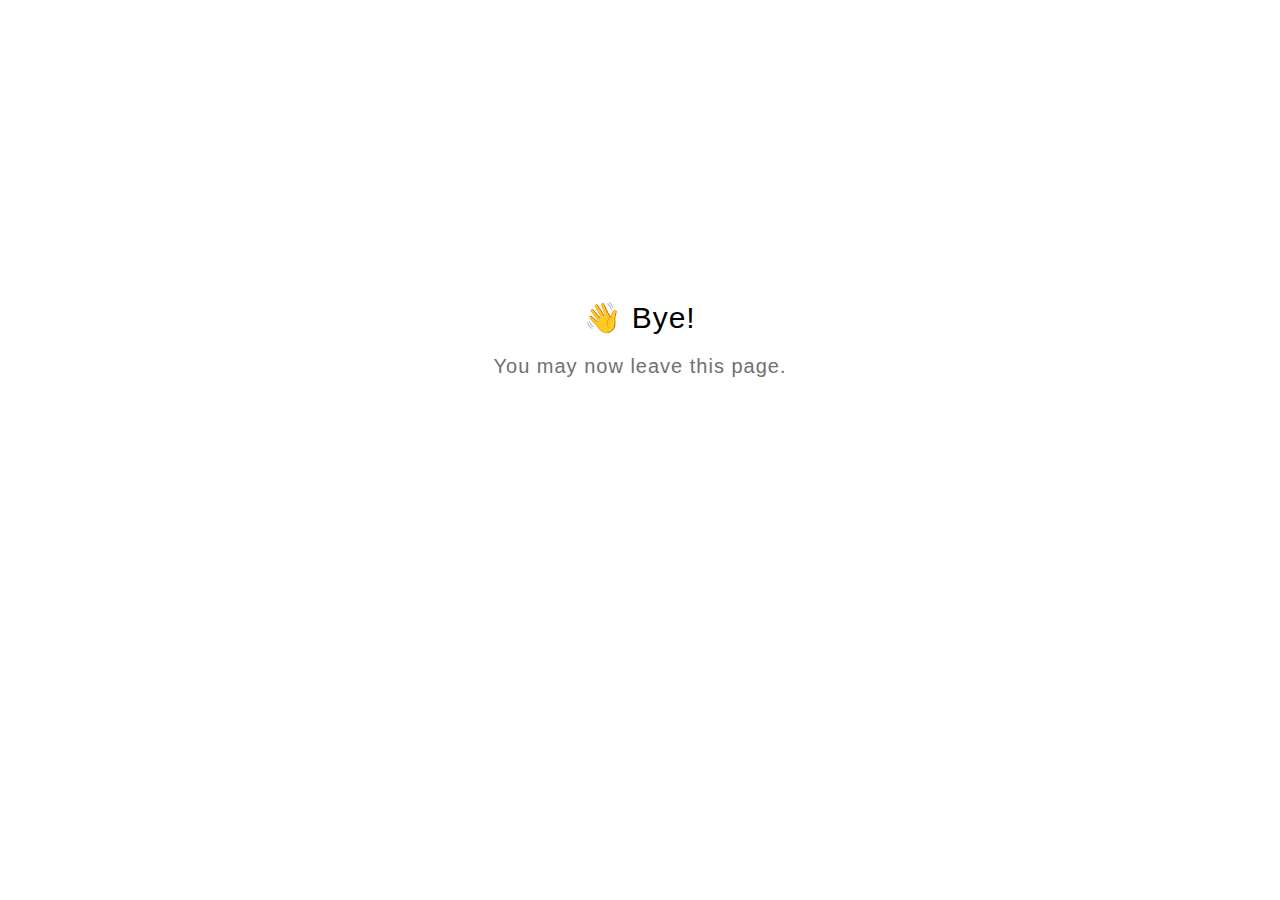
<file: goodbye.html>
<!DOCTYPE html>
<html lang="en">
  <head>
    <title>Goodbye</title>
    <meta charset="utf-8" lang="en">
    <style>
      html {
        font-size: 20px;
        font-family: 'lato', sans-serif;
        font-weight: lighter;
        letter-spacing: 0.05rem;
      }

      .goodbye-container {
        text-align: center;
        margin-top: 15rem;
      }

      .bye-message {
        font-size: 1.5rem;
      }

      .exit-text {
        color: #707070;
        margin-top: 1rem;
      }
    </style>
  </head>
  <body>
    <div class="goodbye-container">
      <div class="bye-message">👋 Bye!</div>
      <div class="exit-text">You may now leave this page.</div>
    </div>
  </body>
</html>
</file>
<file: bthvPb6_a0BhlvSZ/html5/data/css/output.min.css>
@font-face {
  font-family: 'LatoBold Charset1_ Bold27875123';
  src: url('[data-uri]');
  font-style: normal;
  font-weight: normal;
}
@font-face {
  font-family: 'Lato Charset1_ 6ogE0G63F591A068';
  src: url('[data-uri]');
  font-style: normal;
  font-weight: normal;
}
@font-face {
  font-family: 'MMC Display Charset1_ 6C965F7BE';
  src: url('[data-uri]');
  font-style: normal;
  font-weight: normal;
}
@font-face {
  font-family: 'Open Sans Charset1_ 5zf4630AA07';
  src: url('[data-uri]');
  font-style: normal;
  font-weight: normal;
}
@font-face {
  font-family: 'MMC Display CondensBold6838521A';
  src: url('[data-uri]');
  font-style: normal;
  font-weight: normal;
}
@font-face {
  font-family: 'Agency FB Charset1_ 6ah9D944317';
  src: url('[data-uri]');
  font-style: normal;
  font-weight: normal;
}
@font-face {
  font-family: 'Agency FBBold CharsBoldDAE7E8A3';
  src: url('[data-uri]');
  font-style: normal;
  font-weight: normal;
}
@font-face {
  font-family: 'MMC Display Charset0_v95DFF82D4';
  src: url('[data-uri]');
  font-style: normal;
  font-weight: normal;
}
@font-face {
  font-family: 'Open Sans Charset0_v9TY33EDE6F2';
  src: url('[data-uri]');
  font-style: normal;
  font-weight: normal;
}
@font-face {
  font-family: 'MMC Display CondensBold884F512C';
  src: url('[data-uri]');
  font-style: normal;
  font-weight: normal;
}
@font-face {
  font-family: 'Agency FB Charset0_v61H808ECBB2';
  src: url('[data-uri]');
  font-style: normal;
  font-weight: normal;
}
@font-face {
  font-family: 'Agency FBBold CharsBold24BE618D';
  src: url('[data-uri]');
  font-style: normal;
  font-weight: normal;
}
.cs-HTML {
  background: rgba(255, 255, 255, 1);
}
.cs-npnxnanbnsnfns00000000001 .cs-infopanel  {
  box-shadow: 0 1px 0 rgba(0, 0, 0, 0);
  background: rgba(255, 255, 255, 1);
}
.cs-npnxnanbnsnfns00000000001 .cs-infopanel .cs-link {
  color: rgba(88, 88, 88, 1);
}
.cs-npnxnanbnsnfns00000000001 .cs-infopanel .cs-link:hover {
  color: rgba(255, 255, 255, 1);
}
.cs-npnxnanbnsnfns00000000001 .cs-infopanel .cs-name {
  color: rgba(68, 68, 68, 1);
}
.cs-npnxnanbnsnfns00000000001 .cs-infopanel .cs-title {
  color: rgba(153, 153, 153, 1);
}
.cs-npnxnanbnsnfns00000000001 .cs-infopanelpopup  {
  box-shadow: 0 1px 0 rgba(0, 0, 0, 0);
  background: rgba(0, 0, 0, 0);
}
.cs-npnxnanbnsnfns00000000001 .cs-infopanelpopup .cs-link {
  color: rgba(255, 0, 0, 1);
}
.cs-npnxnanbnsnfns00000000001 .cs-infopanelpopup .cs-link:hover {
  color: rgba(255, 255, 255, 1);
}
.cs-npnxnanbnsnfns00000000001 .cs-infopanelpopup .cs-name {
  color: rgba(255, 255, 255, 1);
}
.cs-npnxnanbnsnfns00000000001 .cs-infopanelpopup .cs-bio {
  color: rgba(88, 88, 88, 1);
}
.cs-npnxnanbnsnfns00000000001 .cs-timer  {
  color: rgba(88, 88, 88, 1);
}
.cs-npnxnanbnsnfns00000000001 .cs-duration stop:first-child {
  stop-color: rgba(220, 220, 220, 1);
}
.cs-npnxnanbnsnfns00000000001 .cs-duration stop:last-child {
  stop-color: rgba(220, 220, 220, 1);
}
.cs-npnxnanbnsnfns00000000001 .cs-elapsed stop:first-child {
  stop-color: rgba(254, 227, 71, 1);
}
.cs-npnxnanbnsnfns00000000001 .cs-elapsed stop:last-child {
  stop-color: rgba(254, 227, 71, 1);
}
.cs-npnxnanbnsnfns00000000001 .cs-timer .cs-pie .cs-innerstroke {
  stroke: rgba(199, 199, 199, 1);
}
.cs-npnxnanbnsnfns00000000001 .cs-timer .cs-pie .cs-innerborder {
  stroke: rgba(255, 255, 255, 1);
}
.cs-npnxnanbnsnfns00000000001 .cs-window  {
  box-shadow: 0 8px 5px rgba(0, 0, 0, 0.2);
  border-color: rgba(49, 99, 0, 1);
  background: rgba(250, 250, 250, 1);
  color: rgba(70, 70, 70, 1);
}
.cs-npnxnanbnsnfns00000000001 .cs-window .cs-diva {
  border-color: rgba(0, 0, 0, 0);
}
.cs-npnxnanbnsnfns00000000001 .cs-window .cs-divb {
  border-color: rgba(0, 0, 0, 0);
}
.cs-npnxnanbnsnfns00000000001 .cs-editor .cs-editor-slide {
  color: rgba(255, 255, 255, 1);
}
.cs-npnxnanbnsnfns00000000001 .cs-editor .cs-editor-html {
  color: rgba(70, 70, 70, 1);
}
.cs-npnxnanbnsnfns00000000001 .cs-editor .cs-editor-button {
  text-shadow: 0 1px 0 rgba(0, 0, 0, 0);
  color: rgba(255, 255, 255, 1);
  border-color: rgba(33, 68, 0, 1);
  background: rgba(60, 124, 0, 1);
}
.cs-npnxnanbnsnfns00000000001 .cs-editor .cs-editor-button:hover {
  background: rgba(66, 142, 0, 1);
}
.cs-npnxnanbnsnfns00000000001 .cs-editor .cs-editor-button:active {
  background: rgba(46, 93, 0, 1);
}
.cs-npnxnanbnsnfns00000000001 .cs-listitem  {
  color: rgba(70, 70, 70, 1);
  border-color: none;
  border: 1px solid transparent;
}
.cs-npnxnanbnsnfns00000000001 .cs-listitem:hover {
  background: rgba(0, 0, 0, 0.05);
  border-color: rgba(142, 143, 142, 1) !important;
  border-width: 1px;
  border-radius: 2px;
  border-style: solid;
  box-sizing: border-box;
}
.cs-npnxnanbnsnfns00000000001 .cs-listitem.hover {
  background: rgba(0, 0, 0, 0.05);
  border-color: rgba(142, 143, 142, 1) !important;
  border-width: 1px;
  border-radius: 2px;
  border-style: solid;
  box-sizing: border-box;
}
.cs-npnxnanbnsnfns00000000001 .cs-glossary  {
  color: rgba(70, 70, 70, 1);
}
.cs-npnxnanbnsnfns00000000001 .cs-glossary .cs-scrolling-panel {
  background: rgba(0, 0, 0, 0);
}
.cs-npnxnanbnsnfns00000000001 .cs-glossary .cs-term.cs-selected .cs-choice-list-trigger {
  color: rgba(255, 255, 255, 1);
  background: rgba(255, 255, 255, 1);
}
.cs-npnxnanbnsnfns00000000001 .cs-glossary .cs-term.cs-selected .cs-choice-list-trigger:focus {
  color: rgba(255, 255, 255, 1);
  background: rgba(255, 255, 255, 1);
}
.cs-npnxnanbnsnfns00000000001 .cs-glossary .cs-term:hover .cs-choice-list-trigger {
  background: rgba(70, 70, 70, 1);
}
.cs-npnxnanbnsnfns00000000001 .cs-glossary .cs-term.hover .cs-choice-list-trigger {
  background: rgba(70, 70, 70, 1);
}
.cs-npnxnanbnsnfns00000000001 .cs-glossary .cs-term .cs-choice-list-trigger:focus {
  background: rgba(70, 70, 70, 1);
}
.cs-npnxnanbnsnfns00000000001 .cs-glossary .cs-diva {
  border-color: rgba(0, 0, 0, 0);
}
.cs-npnxnanbnsnfns00000000001 .cs-glossary .cs-divb {
  border-color: rgba(0, 0, 0, 0);
}
.cs-npnxnanbnsnfns00000000001 .cs-glossary .cs-divc {
  border-color: rgba(0, 0, 0, 0);
}
.cs-npnxnanbnsnfns00000000001 .cs-glossary .cs-heading {
  color: rgba(44, 47, 48, 1);
  font-weight: 700;
}
.note-content p span {
  color: rgba(70, 70, 70, 1);
  line-height: 1.4em;
  font-size: 103.769%;
}
.cs-npnxnanbnsnfns00000000001 .cs-resource .cs-separator {
  border-color: rgba(0, 0, 0, 0);
}
.cs-npnxnanbnsnfns00000000001 .cs-outline  {
  color: rgba(45, 45, 45, 1);
}
.cs-npnxnanbnsnfns00000000001 .cs-outline .cs-diva {
  border-color: rgba(0, 0, 0, 0);
}
.cs-npnxnanbnsnfns00000000001 .cs-outline .cs-divb {
  border-color: rgba(0, 0, 0, 0);
}
.cs-npnxnanbnsnfns00000000001 .cs-outline .cs-divc {
  border-color: rgba(0, 0, 0, 0);
}
.cs-npnxnanbnsnfns00000000001 .cs-outline .cs-search-filter:hover {
  color: rgba(0, 0, 0, 0);
}
.cs-npnxnanbnsnfns00000000001 .cs-outline .cs-search-filter.hover {
  color: rgba(0, 0, 0, 0);
}
.cs-npnxnanbnsnfns00000000001 .cs-transcript  {
  color: rgba(255, 255, 255, 1);
}
.cs-npnxnanbnsnfns00000000001 .cs-transcript .cs-div {
  border-color: rgba(0, 0, 0, 0);
}
.cs-npnxnanbnsnfns00000000001 .cs-tabs:not(.topmenu-item) {
  color: rgba(39, 43, 44, 1);
}
.cs-npnxnanbnsnfns00000000001 .cs-tabs .cs-inner-button:not(.topmenu-item) {
  text-shadow: 0 1px 0 rgba(0, 0, 0, 0);
}
.cs-npnxnanbnsnfns00000000001 .cs-tabs:hover:not(.topmenu-item) {
  color: rgba(39, 43, 44, 1);
}
.cs-npnxnanbnsnfns00000000001 .cs-tabs.cs-selected {
  background: rgba(0, 0, 0, 0);
  color: rgba(39, 43, 44, 1);
}
.cs-npnxnanbnsnfns00000000001 .cs-seekcontrol  {
  background: rgba(0, 0, 0, 0);
  border-color: rgba(0, 0, 0, 0);
}
.cs-npnxnanbnsnfns00000000001 .cs-seekcontrol .cs-button:hover .cs-icon {
  fill: rgba(255, 255, 255, 1);
}
.cs-npnxnanbnsnfns00000000001 .cs-seekcontrol .cs-button.hover .cs-icon {
  fill: rgba(255, 255, 255, 1);
}
.cs-npnxnanbnsnfns00000000001 .cs-seekcontrol .cs-button .cs-icon-shadow {
  fill: rgba(0, 0, 0, 0);
}
.cs-npnxnanbnsnfns00000000001 .cs-seekcontrol .cs-button .cs-icon {
  fill: rgba(140, 140, 140, 1);
}
.cs-npnxnanbnsnfns00000000001 .cs-seekcontrol .cs-seek .cs-fill {
  background: rgba(255, 255, 255, 0.6);
}
.cs-npnxnanbnsnfns00000000001 .cs-seekcontrol .cs-seek {
  background: rgba(142, 143, 142, 1);
  border-color: rgba(0, 0, 0, 0);
}
.cs-npnxnanbnsnfns00000000001 .cs-searchinput .cs-input {
  color: rgba(70, 70, 70, 1);
  border-color: rgba(0, 0, 0, 0);
  background: rgba(0, 0, 0, 0.05);
}
.cs-npnxnanbnsnfns00000000001 .cs-searchinput .cs-input:focus {
  color: rgba(44, 47, 48, 1);
  background: rgba(41, 41, 41, 1);
}
.cs-npnxnanbnsnfns00000000001 .cs-searchinput .cs-input:hover {
  box-shadow: inset 0 0 1px 0 rgba(69, 126, 19, 0);
}
.cs-npnxnanbnsnfns00000000001 .cs-searchinput .cs-input.hover {
  box-shadow: inset 0 0 1px 0 rgba(69, 126, 19, 0);
}
.cs-npnxnanbnsnfns00000000001 .cs-searchinput .cs-button .cs-icon {
  fill: rgba(88, 88, 88, 1);
}
.cs-npnxnanbnsnfns00000000001 .cs-searchinput .cs-button:hover {
  fill: rgba(63, 133, 0, 1);
}
.cs-npnxnanbnsnfns00000000001 .cs-searchinput .cs-button.hover {
  fill: rgba(63, 133, 0, 1);
}
.cs-npnxnanbnsnfns00000000001 .cs-menu  {
  box-shadow: 0 1px 0 rgba(0, 0, 0, 0);
  background: rgba(250, 250, 250, 1);
}
.cs-npnxnanbnsnfns00000000001 .cs-topmenu-item.active .cs-tab {
  background: rgba(250, 250, 250, 1);
}
.cs-npnxnanbnsnfns00000000001 .cs-logo  {
  box-shadow: 0 1px 0 rgba(37, 75, 0, 1);
  background: rgba(255, 255, 255, 0);
}
.cs-npnxnanbnsnfns00000000001 .cs-checkbox  {
  color: rgba(255, 255, 255, 1);
}
.cs-npnxnanbnsnfns00000000001 .cs-checkbox:hover {
  border-color: rgba(175, 221, 130, 1);
}
.cs-npnxnanbnsnfns00000000001 .cs-checkbox.hover {
  border-color: rgba(175, 221, 130, 1);
}
.cs-npnxnanbnsnfns00000000001 .cs-checkbox .cs-box {
  color: rgba(255, 255, 255, 1);
  border-color: rgba(42, 83, 0, 1);
}
.cs-npnxnanbnsnfns00000000001 .cs-checkbox .cs-box:checked::after {
  color: rgba(43, 196, 0, 1);
}
.cs-npnxnanbnsnfns00000000001 .cs-button  {
  text-shadow: 0 1px 0 rgba(0, 0, 0, 0);
  color: rgba(88, 88, 88, 1);
  border-color: rgba(0, 0, 0, 0);
  background: rgba(0, 0, 0, 0);
  box-shadow: 0 1px 0 rgba(0, 0, 0, 0);
}
.cs-npnxnanbnsnfns00000000001 .cs-button .cs-icon {
  fill: rgba(88, 88, 88, 1);
}
.cs-npnxnanbnsnfns00000000001 .cs-button .cs-icon-shadow {
  fill: rgba(0, 0, 0, 0);
}
.cs-npnxnanbnsnfns00000000001 .cs-button:hover {
  background: rgba(39, 43, 44, 1);
}
.cs-npnxnanbnsnfns00000000001 .cs-button.hover {
  background: rgba(39, 43, 44, 1);
}
.cs-npnxnanbnsnfns00000000001 .cs-button:active {
  background: rgba(0, 0, 0, 0);
}
.cs-npnxnanbnsnfns00000000001 .cs-button.cs-disabled:hover {
  background: rgba(0, 0, 0, 0);
}
.cs-npnxnanbnsnfns00000000001 .cs-button.cs-disabled.hover {
  background: rgba(0, 0, 0, 0);
}
.cs-npnxnanbnsnfns00000000001 .cs-button.cs-disabled:active {
  background: rgba(0, 0, 0, 0);
}
.cs-npnxnanbnsnfns00000000001 .cs-button.cs-volume:hover {
  background: rgba(0, 0, 0, 0);
}
.cs-npnxnanbnsnfns00000000001 .cs-button.cs-volume.hover {
  background: rgba(0, 0, 0, 0);
}
.cs-npnxnanbnsnfns00000000001 .cs-button.cs-volume:active {
  background: rgba(0, 0, 0, 0);
}
.cs-npnxnanbnsnfns00000000001.cs-base  {
  color: rgba(88, 88, 88, 1);
  border-color: rgba(255, 255, 255, 0);
  background: rgba(255, 255, 255, 1);
}
.cs-npnxnanbnsnfns00000000001.cs-base .cs-separator .cs-diva {
  background: rgba(250, 250, 250, 1);
}
.cs-npnxnanbnsnfns00000000001.cs-base .cs-separator .cs-divb {
  background: rgba(0, 0, 0, 0);
}
.cs-npnxnanbnsnfns00000000001.cs-base .cs-topmenu-item.active .cs-tab {
  border-color: rgba(250, 250, 250, 1);
}
.cs-npnxnanbnsnfns00000000001.cs-base .cs-topmenu-item.active .cs-panel {
  border-color: rgba(250, 250, 250, 1);
}
.cs-npnxnanbnsnfns00000000001.cs-base .cs-left {
  background: rgba(250, 250, 250, 1);
}
.cs-npnxnanbnsnfns00000000001.cs-base .cs-area-primary .cs-slide-container {
  background: rgba(255, 255, 255, 1);
}
.cs-npnxnanbnsnfns00000000001.cs-base.cs-custom-theme .cs-brandhighlight-bg {
  background: rgba(72, 147, 184, 1) !important;
}
.cs-npnxnanbnsnfns00000000001.cs-base.cs-custom-theme .cs-brandhighlight-secondary-bg {
  background: rgba(72, 147, 184, 1) !important;
}
.cs-npnxnanbnsnfns00000000001.cs-base.cs-custom-theme .cs-brandhighlight-border {
  border-color: rgba(72, 147, 184, 1) !important;
}
.cs-npnxnanbnsnfns00000000001.cs-base.cs-custom-theme .cs-brandhighlight-text {
  color: rgba(72, 147, 184, 1) !important;
}
.cs-npnxnanbnsnfns00000000001.cs-base.cs-custom-theme .cs-brandhighlight-fill {
  fill: rgba(72, 147, 184, 1) !important;
}
.cs-npnxnanbnsnfns00000000001.cs-base.cs-custom-theme .cs-listitem.cs-selected {
  background-color: rgba(0, 0, 0, 0.05) !important;
}
.cs-npnxnanbnsnfns00000000001 .cs-volume::-moz-range-thumb {
  border-color: rgba(43, 85, 0, 1);
  box-shadow: inset 0 0 1px 0 rgba(43, 85, 0, 1);
  background: rgba(255, 255, 255, 1);
}
.cs-npnxnanbnsnfns00000000001 .cs-volume::-ms-thumb {
  border-color: rgba(43, 85, 0, 1);
  box-shadow: inset 0 0 1px 0 rgba(43, 85, 0, 1);
  background: rgba(255, 255, 255, 1);
}
.cs-npnxnanbnsnfns00000000001 .cs-volume::-webkit-slider-thumb {
  border-color: rgba(43, 85, 0, 1);
  box-shadow: inset 0 0 1px 0 rgba(43, 85, 0, 1);
  background: rgba(255, 255, 255, 1);
}
.cs-npnxnanbnsnfns00000000001 .cs-volume::-moz-range-track {
  border-color: rgba(66, 140, 1, 1);
  background: rgba(142, 143, 142, 1);
}
.cs-npnxnanbnsnfns00000000001 .cs-volume::-ms-track {
  border-color: rgba(66, 140, 1, 1);
  background: rgba(142, 143, 142, 1);
}
.cs-npnxnanbnsnfns00000000001 .cs-volume::-webkit-slider-runnable-track {
  border-color: rgba(66, 140, 1, 1);
  background: rgba(142, 143, 142, 1);
}
body.show-focus .tab-focus-box {
  box-shadow: 0 0 0 1px rgba(255, 255, 0, 1), 0 0 0 3px rgba(0, 32, 96, 1), 0 0 5px 5px rgba(255, 255, 0, 1);
  border-color: transparent;
  outline: 2px transparent solid;
}
.skipnav {
  box-shadow: 0 0 0 1px rgba(255, 255, 0, 1), 0 0 0 3px rgba(0, 32, 96, 1), 0 0 5px 5px rgba(255, 255, 0, 1);
  border-color: transparent;
  outline: 2px transparent solid;
}
.cs-npnxnanbnsnfns00000000001 .cs-listitem:hover {
  color: none;
}
.cs-npnxnanbnsnfns00000000001 .cs-listitem.hover {
  color: none;
}
.cs-npnxnanbnsnfns00000000001 .cs-listitem.cs-viewed {
  color: #464646;
}
.cs-npnxnanbnsnfns00000000001 .cs-listitem {
  color: #464646;
}
.cs-npnxnanbnsnfns00000000001 .cs-listitem:hover .cs-icon-carrot * {
  fill: none;
}
.cs-npnxnanbnsnfns00000000001 .cs-listitem.hover .cs-icon-carrot * {
  fill: none;
}
.cs-npnxnanbnsnfns00000000001 .cs-listitem .cs-icon-carrot {
  color: none;
  top: calc(3px);
}
.cs-npnxnanbnsnfns00000000001 .cs-listitem .cs-icon-carrot .cs-shadow {
  color: #2C2F30;
}
.cs-npnxnanbnsnfns00000000001 .item-collapsible .is-scene {
  color: #2C2F30 !important;
  font-weight: 700;
}
.cs-npnxnanbnsnfns00000000001 .is-scene .cs-icon-carrot * {
  color: #2C2F30 !important;
  font-weight: 700;
}
.cs-npnxnanbnsnfns00000000001 .is-scene:not(.outline-links-collapse) > a {
  color: #2C2F30;
}
.cs-npnxnanbnsnfns00000000001 .is-scene:not(.outline-links-collapse) .cs-icon-carrot * {
  fill: none !important;
  color: #2C2F30 !important;
}
.cs-npnxnanbnsnfns00000000001 .tabs, .cs-npnxnanbnsnfns00000000001 .cs-logo {
  border-bottom: 1px solid rgba(142, 143, 142, 1);
}
.cs-npnxnanbnsnfns00000000001 .area-secondary-wrapper:after {
  background-image: url('[data-uri]');
  background-size: 100%;
}
.cs-npnxnanbnsnfns00000000001 .panel-footer {
  background: #FAFAFA;
}
.cs-npnxnanbnsnfns00000000001 #outline-search {
  background: rgba(0, 0, 0, 0.05);
  border-color: rgba(142, 143, 142, 1);
  border-width: 1px;
  border-style: solid;
}
.cs-npnxnanbnsnfns00000000001 .topmenu-panel #outline-search {
  background: #EAEAEA;
}
.cs-npnxnanbnsnfns00000000001 .search-icon circle, .cs-npnxnanbnsnfns00000000001 .search-icon path {
  stroke: #585858;
}
.cs-npnxnanbnsnfns00000000001 #outline-search input[type   =search] {
  color: #2C2F30;
}
.cs-npnxnanbnsnfns00000000001 #outline-search ::-webkit-input-placeholder {
  color: #464646 !important;
}
.cs-npnxnanbnsnfns00000000001 #outline-search :-ms-input-placeholder {
  color: #464646 !important;
}
.cs-npnxnanbnsnfns00000000001 #outline-search ::-moz-placeholder {
  color: #464646 !important;
  opacity: 1;
}
.cs-npnxnanbnsnfns00000000001 .cs-topmenu-item.active, body:not(.is-touchable-tablet) .cs-npnxnanbnsnfns00000000001 .cs-topmenu-item:hover {
  color: #272B2C;
}
.cs-npnxnanbnsnfns00000000001 .cs-topmenu-item.button-tapped {
  color: #272B2C;
}
.cs-npnxnanbnsnfns00000000001 .cs-topmenu-item.active .cs-tab, .cs-npnxnanbnsnfns00000000001 .cs-topmenu-item .cs-tab {
  background: transparent !important;
  border: none !important;
}
.cs-npnxnanbnsnfns00000000001 .top-tabs-drop-icon div {
  background: #585858;
}
.cs-npnxnanbnsnfns00000000001 .cs-panel.topmenu-panel .panel-content, .cs-npnxnanbnsnfns00000000001 .top-tabs-drop {
  background: #FAFAFA;
}
.cs-npnxnanbnsnfns00000000001 .cs-topmenu-item.active .cs-panel {
  background: #FAFAFA;
}
.cs-npnxnanbnsnfns00000000001 .cs-menu.topmenu-panel, .cs-npnxnanbnsnfns00000000001 .top-tabs-drop {
  border: 1px solid rgba(250, 250, 250, 1) !important;
  border-radius: 3px;
}
.cs-npnxnanbnsnfns00000000001 .resources .resources-list a:hover {
  background: rgba(0, 0, 0, 0.05);
}
body:not(.is-touchable-tablet) .cs-npnxnanbnsnfns00000000001 .resources .resources-list a:hover {
  background: rgba(0, 0, 0, 0.05);
}
.cs-npnxnanbnsnfns00000000001 .resources .resources-list a.hover {
  background: rgba(0, 0, 0, 0.05);
}
body:not(.is-touchable-tablet) .cs-npnxnanbnsnfns00000000001 .resources .resources-list a.hover {
  background: rgba(0, 0, 0, 0.05);
}
.cs-npnxnanbnsnfns00000000001 .resources .resources-list a.button-tapped {
  background: rgba(0, 0, 0, 0.05);
}
.cs-npnxnanbnsnfns00000000001 .cs-icon path, .cs-npnxnanbnsnfns00000000001 .cs-icon rect, .cs-npnxnanbnsnfns00000000001 .cs-icon polygon, .cs-npnxnanbnsnfns00000000001 .menu-icon-wrapper.menu-icon-wrapper-hover path {
  fill: #585858;
}
.cs-npnxnanbnsnfns00000000001 .cs-icon .icon-stroke-only {
  fill: none !important;
  stroke: #585858 !important;
}
body:not(.is-touchable-tablet) .cs-npnxnanbnsnfns00000000001 .cs-button:hover .cs-icon path, body:not(.is-touchable-tablet) .cs-npnxnanbnsnfns00000000001 .cs-button:hover .cs-icon rect, body:not(.is-touchable-tablet) .cs-npnxnanbnsnfns00000000001 .cs-button:hover .cs-icon polygon {
  fill: #272B2C;
}
body:not(.is-touchable-tablet) .cs-npnxnanbnsnfns00000000001 .cs-tabs:hover .search-icon circle, body:not(.is-touchable-tablet) .cs-npnxnanbnsnfns00000000001 .cs-tabs:hover .search-icon path {
  stroke: #272B2C;
}
.cs-npnxnanbnsnfns00000000001 .cs-button.button-tapped .cs-icon path, .cs-npnxnanbnsnfns00000000001 .cs-button.button-tapped .cs-icon rect, .cs-npnxnanbnsnfns00000000001 .cs-button.button-tapped .cs-icon polygon {
  fill: #272B2C;
}
body:not(.is-touchable-tablet) .cs-npnxnanbnsnfns00000000001 .cs-button:hover .cs-icon .icon-stroke-only {
  fill: none !important;
  stroke: #272B2C !important;
}
.cs-npnxnanbnsnfns00000000001 .cs-button:button-tapped .cs-icon .icon-stroke-only {
  fill: none !important;
  stroke: #272B2C !important;
}
.cs-npnxnanbnsnfns00000000001 .menu-icon-wrapper.menu-icon-wrapper-hover svg path {
  fill: #272B2C;
}
.floating-sidebar:not(.sidebar-closed) .cs-npnxnanbnsnfns00000000001 #hamburger .menu-icon-wrapper svg path {
  fill: #BABBBA;
}
.floating-sidebar:not(.sidebar-closed) .cs-npnxnanbnsnfns00000000001 #hamburger .menu-icon-wrapper.menu-icon-wrapper-hover svg path {
  fill: #F8F8F8;
}
.cs-npnxnanbnsnfns00000000001 .volume .btn:before {
  background-image: url('[data-uri]');
}
.cs-npnxnanbnsnfns00000000001 .volume-track {
  background: #8E8F8E;
}
.cs-npnxnanbnsnfns00000000001 .volume-icon circle {
  stroke: #585858;
}
.cs-npnxnanbnsnfns00000000001 .cs-settings > .settings-panel {
  background: #FAFAFA;
  border: 1px solid rgba(250, 250, 250, 1) !important;
  border-radius: 3px;
}
.cs-npnxnanbnsnfns00000000001 .cs-settings > .panel-down-arrow {
  fill: #FAFAFA;
}
.cs-npnxnanbnsnfns00000000001 .switch-toggle .border {
  stroke: #919191;
}
.cs-npnxnanbnsnfns00000000001 .switch-toggle .thumb-off .thumb {
  fill: #585858;
}
.cs-npnxnanbnsnfns00000000001 .switch-toggle .thumb-on .track {
  fill: rgba(72, 147, 184, 0.3);
}
.cs-npnxnanbnsnfns00000000001 .switch-toggle .thumb-off .track {
  fill: rgba(233, 233, 233, 1);
}
.cs-npnxnanbnsnfns00000000001 .switch-label {
  color: #464646;
}
.cs-npnxnanbnsnfns00000000001 .cs-panel .scrollarea-btn:after {
  background: rgba(88, 88, 88, 0.8);
}
.scrollarea-scrollbar:hover .scrollarea-btn:after, .scrollarea-scrollbar.highlight-scrollbar .scrollarea-btn:after {
  background: rgba(88, 88, 88, 0.8);
}
.floating-sidebar .sidebar-overlay {
  background: rgba(0, 0, 0, 0.85);
}
.cs-npnxnanbnsnfns00000000001 .overlay-message {
  background: rgba(0, 0, 0, 0.85);
}
.cs-npnxnanbnsnfns00000000001 .top-ui-bg, .cs-npnxnanbnsnfns00000000001 .bottom-ui-bg, .cs-npnxnanbnsnfns00000000001 .right-ui-bg, .cs-npnxnanbnsnfns00000000001 .left-ui-bg {
  background: rgba(255, 255, 255, 0.8);
}
.cs-npnxnanbnsnfns00000000001 .circle-progress-bg {
  fill: #FFFFFF;
}
.cs-npnxnanbnsnfns00000000001 .circle-progress-well {
  fill: #8E8F8E;
}
.cs-npnxnanbnsnfns00000000001 .circle-progress-pie {
  stroke: #8E8F8E;
}
.cs-npnxnanbnsnfns00000000001 .lightbox .option-pane {
  background: rgba(255, 255, 255, 0.8);
}
.cs-npnxnanbnsnfns00000000001 .lightbox .option-pane:before {
  background: #FFFFFF;
}
.cs-npnxnanbnsnfns00000000001 .message-window {
  background: #FAFAFA;
  border: 1px solid rgba(70, 70, 70, 1) !important;
  border-radius: 3px;
}
.cs-npnxnanbnsnfns00000000001 .message-window-header p, .cs-npnxnanbnsnfns00000000001 .message-window-text {
  color: #464646;
}
.cs-npnxnanbnsnfns00000000001 .message-window-header p {
  border-bottom: 1px solid rgba(70, 70, 70, 1);
}
.cs-npnxnanbnsnfns00000000001 .message-window button.slide-object-button {
  border: 1px solid rgba(70, 70, 70, 1) !important;
}
.cs-npnxnanbnsnfns00000000001 .message-window button.slide-object-button:hover {
  background: rgba(0, 0, 0, 0.05) !important;
}
.message-window .slide-object-button tspan, .message-window .slide-object-button-text tspan {
  fill: #464646 !important;
}
body:not(.is-touchable-tablet) .cs-npnxnanbnsnfns00000000001 .cs-button:hover .text {
  color: #272B2C;
}
.cs-npnxnanbnsnfns00000000001 .cs-button.button-tapped .text {
  color: #272B2C;
}
.cs-npnxnanbnsnfns00000000001.cs-base {
  background: #FFFFFF;
}
.cs-npnxnanbnsnfns00000000001 .cs-menu {
  background: transparent;
}
.cs-npnxnanbnsnfns00000000001 .progress-bar .progress-bar-fill:after {
  background: #4893B8 !important;
}
.cs-npnxnanbnsnfns00000000001 .volume-dot {
  background: #4893B8 !important;
}
.fn-npnxnanbsnfns00000000001 {
  font-family: 'Lato22AB4CAF';
  -webkit-font-variant-ligatures: no-common-ligatures;
  font-variant-ligatures: no-common-ligatures;
}
.fn-pxabnsnfns00000000001 {
  font-family: 'Lato22AB4CAF';
  -webkit-font-variant-ligatures: no-common-ligatures;
  font-variant-ligatures: no-common-ligatures;
}
.fn-npxnabnsnfns00000000001 {
  font-family: 'Lato22AB4CAF';
  -webkit-font-variant-ligatures: no-common-ligatures;
  font-variant-ligatures: no-common-ligatures;
}
.fn-npnxnanbnsnfns00000000001 {
  font-family: 'Lato22AB4CAF';
  -webkit-font-variant-ligatures: no-common-ligatures;
  font-variant-ligatures: no-common-ligatures;
}
.fn-pxabnsnfns00000000000 {
  font-family: 'Lato22AB4CAF';
  -webkit-font-variant-ligatures: no-common-ligatures;
  font-variant-ligatures: no-common-ligatures;
}
@font-face {
  font-family: 'Lato22AB4CAF';
  src: url('[data-uri]');
  font-style: normal;
  font-weight: bold;
}
@font-face {
  font-family: 'Lato22AB4CAF';
  src: url('[data-uri]');
  font-style: normal;
  font-weight: normal;
}
.cs-InvalidPromptSlide .cs-5wrpcTpQond-InvalidPromptSlide-btn0 {
  color: rgba(255, 255, 255, 1);
  border-color: rgba(33, 68, 0, 1);
  background: rgba(60, 124, 0, 1);
  text-shadow: 0 1px 0 rgba(0, 0, 0, 0);
}
.cs-InvalidPromptSlide .cs-5wrpcTpQond-InvalidPromptSlide-btn0 .cs-html {
  color: rgba(70, 70, 70, 1);
}
.cs-InvalidPromptSlide .cs-5wrpcTpQond-InvalidPromptSlide-btn0 .cs-slide {
  border-color: rgba(255, 255, 255, 1);
}
.cs-InvalidPromptSlide .cs-5wrpcTpQond-InvalidPromptSlide-btn0:hover {
  background: rgba(66, 142, 0, 1);
}
.cs-InvalidPromptSlide .cs-5wrpcTpQond-InvalidPromptSlide-btn0:active {
  background: rgba(46, 93, 0, 1);
}
.cs-PrintPromptSlide .cs-5wrpcTpQond-PrintPromptSlide-btn0 {
  color: rgba(255, 255, 255, 1);
  border-color: rgba(33, 68, 0, 1);
  background: rgba(60, 124, 0, 1);
  text-shadow: 0 1px 0 rgba(0, 0, 0, 0);
}
.cs-PrintPromptSlide .cs-5wrpcTpQond-PrintPromptSlide-btn0 .cs-html {
  color: rgba(70, 70, 70, 1);
}
.cs-PrintPromptSlide .cs-5wrpcTpQond-PrintPromptSlide-btn0 .cs-slide {
  border-color: rgba(255, 255, 255, 1);
}
.cs-PrintPromptSlide .cs-5wrpcTpQond-PrintPromptSlide-btn0:hover {
  background: rgba(66, 142, 0, 1);
}
.cs-PrintPromptSlide .cs-5wrpcTpQond-PrintPromptSlide-btn0:active {
  background: rgba(46, 93, 0, 1);
}
.cs-ScrollPromptSlide .cs-5wrpcTpQond-ScrollPromptSlide-btn0 {
  color: rgba(255, 255, 255, 1);
  border-color: rgba(33, 68, 0, 1);
  background: rgba(60, 124, 0, 1);
  text-shadow: 0 1px 0 rgba(0, 0, 0, 0);
}
.cs-ScrollPromptSlide .cs-5wrpcTpQond-ScrollPromptSlide-btn0 .cs-html {
  color: rgba(70, 70, 70, 1);
}
.cs-ScrollPromptSlide .cs-5wrpcTpQond-ScrollPromptSlide-btn0 .cs-slide {
  border-color: rgba(255, 255, 255, 1);
}
.cs-ScrollPromptSlide .cs-5wrpcTpQond-ScrollPromptSlide-btn0:hover {
  background: rgba(66, 142, 0, 1);
}
.cs-ScrollPromptSlide .cs-5wrpcTpQond-ScrollPromptSlide-btn0:active {
  background: rgba(46, 93, 0, 1);
}
.cs-ExternalInterfaceErrorSlide .cs-buttonOK {
  color: rgba(255, 255, 255, 1);
  border-color: rgba(33, 68, 0, 1);
  background: rgba(60, 124, 0, 1);
  text-shadow: 0 1px 0 rgba(0, 0, 0, 0);
}
.cs-ExternalInterfaceErrorSlide .cs-buttonOK .cs-html {
  color: rgba(70, 70, 70, 1);
}
.cs-ExternalInterfaceErrorSlide .cs-buttonOK .cs-slide {
  border-color: rgba(255, 255, 255, 1);
}
.cs-ExternalInterfaceErrorSlide .cs-buttonOK:hover {
  background: rgba(66, 142, 0, 1);
}
.cs-ExternalInterfaceErrorSlide .cs-buttonOK:active {
  background: rgba(46, 93, 0, 1);
}
</file>
